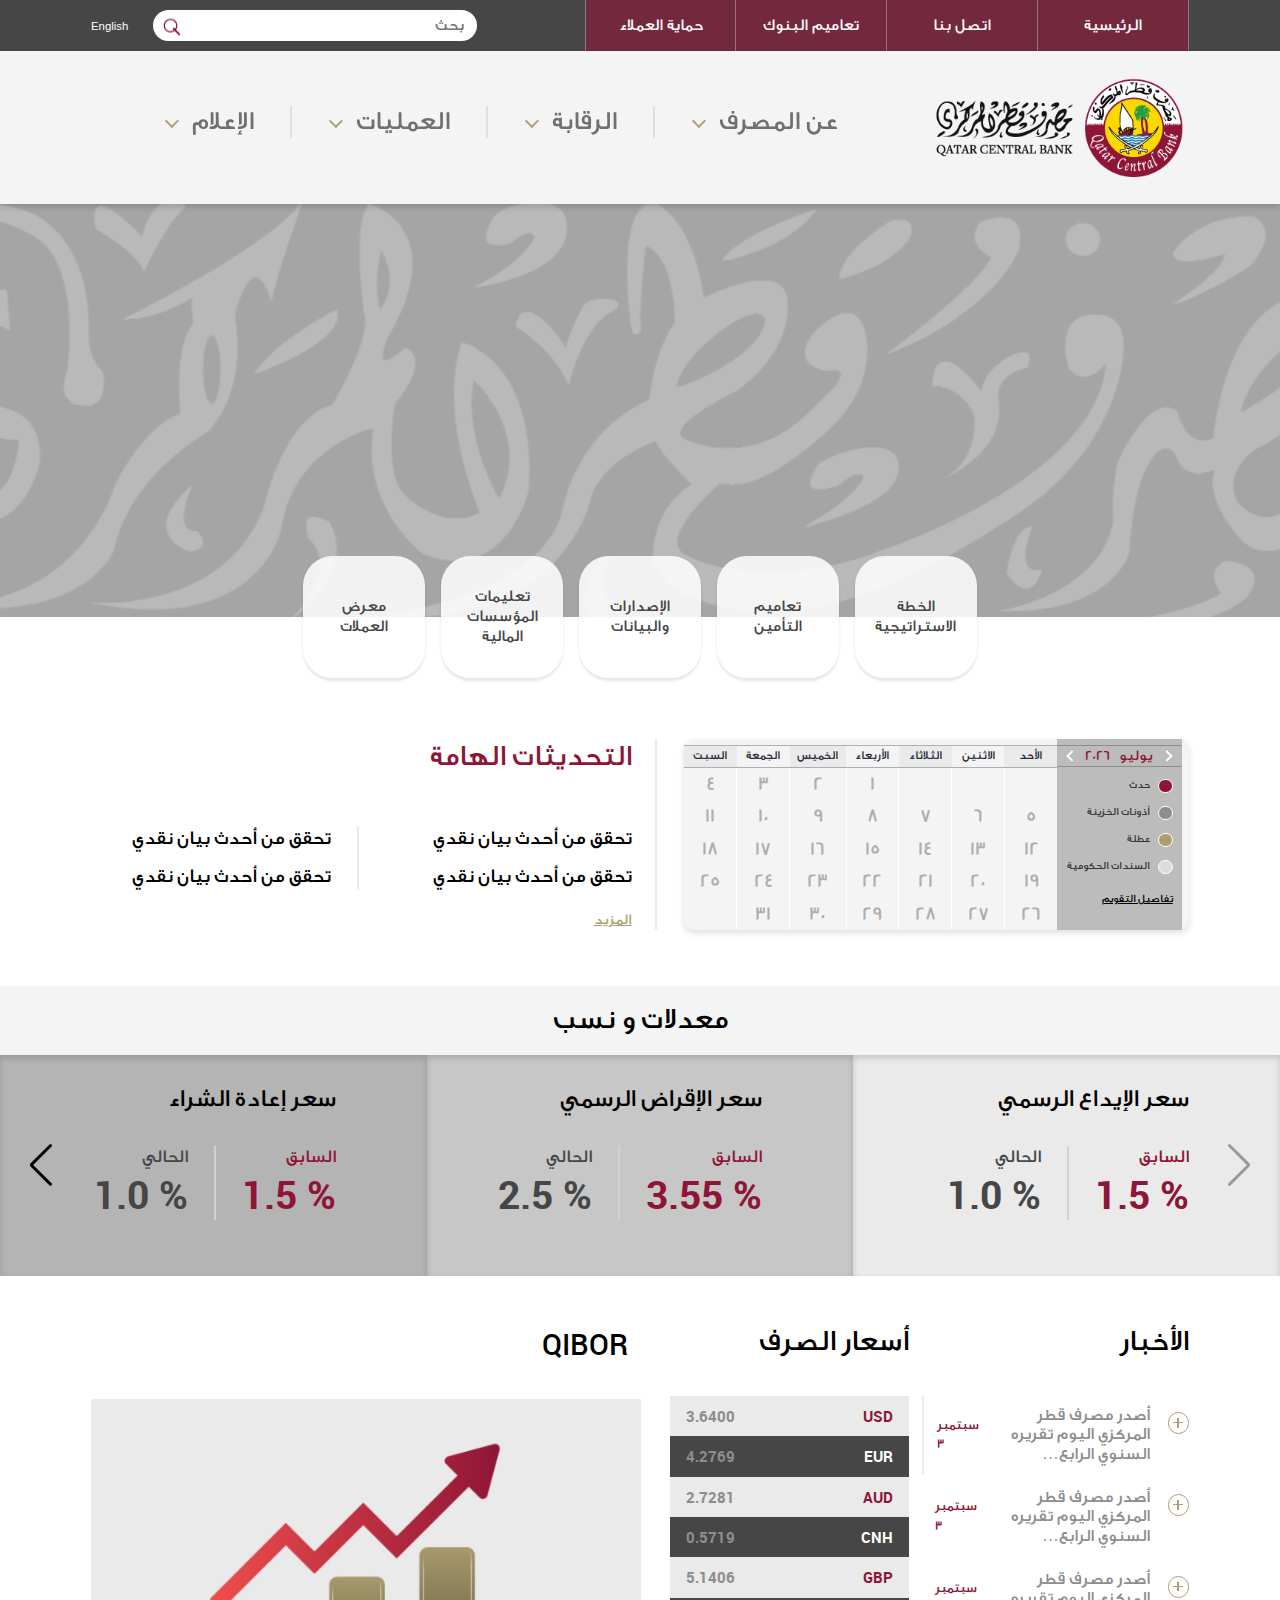
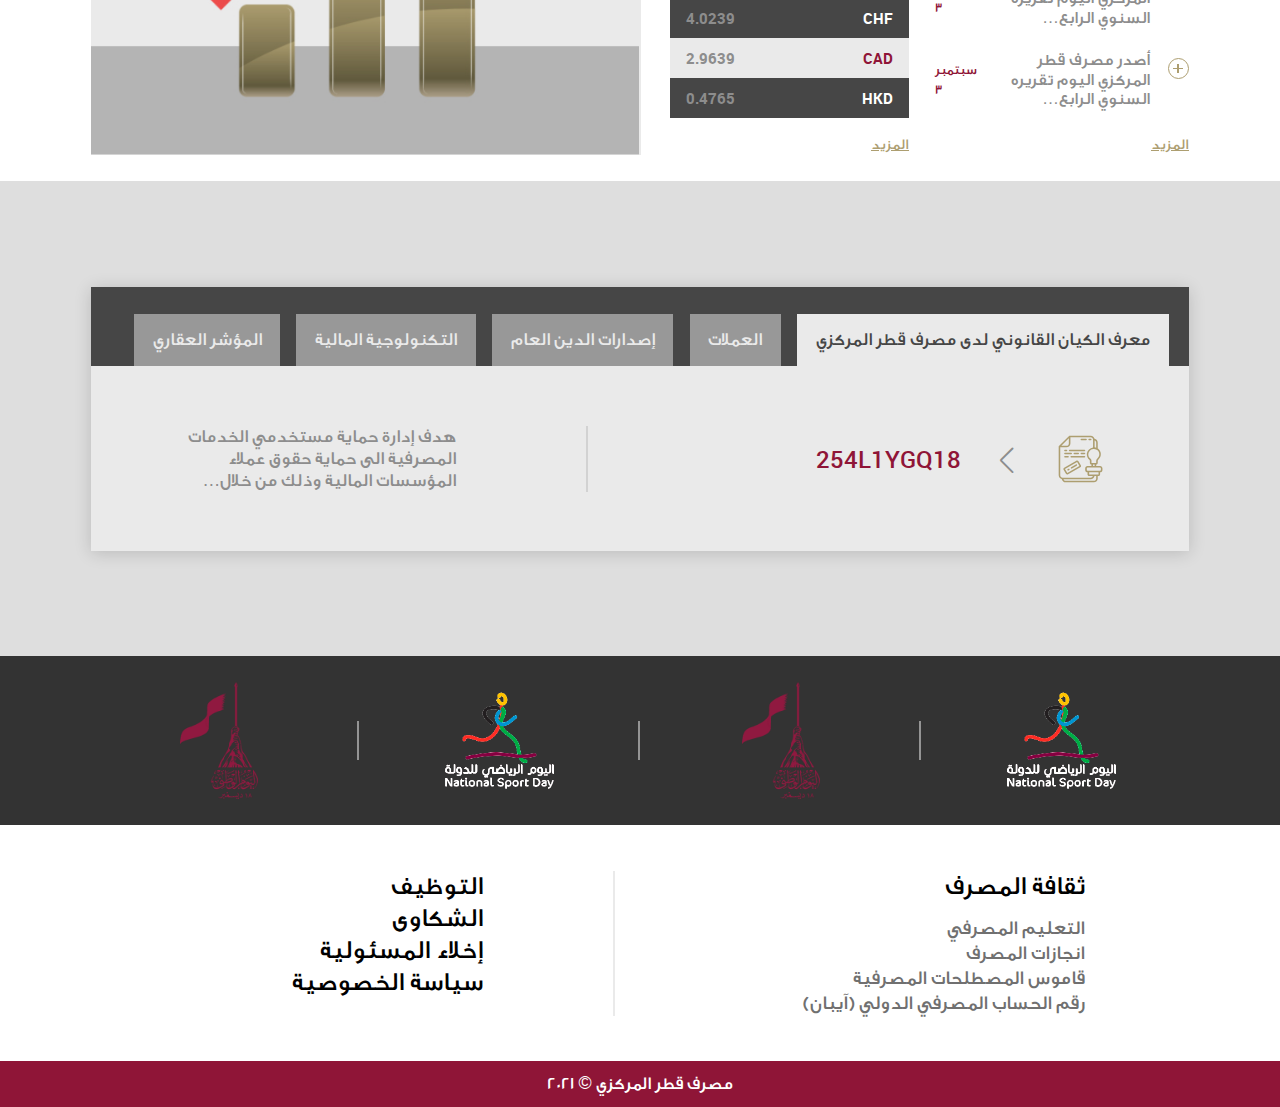
<file: index.html>
<!DOCTYPE html>
<html lang="en-US">

<head>
  <meta charset="utf-8"/>
  <title>QCB Home</title>
  <meta name="viewport" content="width=device-width, initial-scale=1"/>
  <link rel="shortcut icon" href="images/qcb.ico" type="image/x-icon">
  <link rel="icon" href="images/qcb.ico" type="image/x-icon">
  <link rel="stylesheet" href="css/scrollbar.css"/>
  <link rel="stylesheet" href="css/jquery-ui.min.css"/>
  <link rel="stylesheet" href="css/css.css"/>
  <script type="text/javascript" src="js/jquery.min.js"></script>
  <script type="text/javascript" src="js/jquery-ui.min.js"></script>
  <script type="text/javascript" src="js/scrollbar.js"></script>
  <script type="text/javascript" src="js/scripts.js"></script>
</head>

<body>

	<div class="header-top-section">
		<div class="header-top-links">
			<ul>
				<li><a href="#">الرئيسية</a></li>
				<li><a href="#">اتصل بنا</a></li>
				<li><a href="#">تعاميم البنوك</a></li>
				<li><a href="#">حماية العملاء</a></li>
			</ul>
		</div>
		<div class="header-top-search">
			<div class="search-section">
				<div class="search-box">
					<input type="text" name="searches" placeholder="بحث"/><a href="#" class="before-search"></a>
				</div>
				<div class="search-summary">
					<h4>النتائج (63)</h4>
					<div class="scrollbar-dynamic">
						<div><a href="#">قانون المصرف</a><p>د الاطلاع على الدستور, وعلى المرسوم بقانون رقم (1) لسنه 1966 بالإشراف والرقابة على شركات وكلاء التأمين , والقوانين المعدله له…</p></div>
						<div><a href="#">قانون الشركات التجارية</a><p>د الاطلاع على الدستور, وعلى المرسوم بقانون رقم (1) لسنه 1966 بالإشراف والرقابة على شركات وكلاء التأمين , والقوانين المعدله له…</p></div>
						<div><a href="#">قانون الصناديق الاستثمارية</a><p>د الاطلاع على الدستور, وعلى المرسوم بقانون رقم (1) لسنه 1966 بالإشراف والرقابة على شركات وكلاء التأمين , والقوانين المعدله له…</p></div>
						<div><a href="#">قانون المصرف</a><p>د الاطلاع على الدستور, وعلى المرسوم بقانون رقم (1) لسنه 1966 بالإشراف والرقابة على شركات وكلاء التأمين , والقوانين المعدله له…</p></div>
						<div><a href="#">قانون التجارة</a><p>د الاطلاع على الدستور, وعلى المرسوم بقانون رقم (1) لسنه 1966 بالإشراف والرقابة على شركات وكلاء التأمين , والقوانين المعدله له…</p></div>
						<div><a href="#">قانون المصرف</a><p>د الاطلاع على الدستور, وعلى المرسوم بقانون رقم (1) لسنه 1966 بالإشراف والرقابة على شركات وكلاء التأمين , والقوانين المعدله له…</p></div>
						<div><a href="#">قانون الشركات التجارية</a><p>د الاطلاع على الدستور, وعلى المرسوم بقانون رقم (1) لسنه 1966 بالإشراف والرقابة على شركات وكلاء التأمين , والقوانين المعدله له…</p></div>
						<div><a href="#">قانون الصناديق الاستثمارية</a><p>د الاطلاع على الدستور, وعلى المرسوم بقانون رقم (1) لسنه 1966 بالإشراف والرقابة على شركات وكلاء التأمين , والقوانين المعدله له…</p></div>
					</div>
				</div>
			</div>
			<div class="lang-section"><a href="#">English</a></div>
		</div>
	</div>
	
	<div class="header-bottom-section">
		<div class="logo-section"><a href="index.html"></a></div>
		<div class="menu-section">
			<div class="menu-inner">
				<ul>
					<li><a href="#">عن المصرف</a>
						<ul>
							<li><a href="sub1.html">نبذة عن المصرف</a></li>
							<li><a href="#">المحافظ</a></li>
							<li><a href="#">مجلس الإدارة</a></li>
							<li><a href="#">لجان المصرف</a></li>
							<li><a href="#">العلاقات الدولية</a></li>
						</ul>
					</li>
					<li><a href="#">الرقابة</a>
						<ul>
							<li><a href="sub2.html">القوانين</a></li>
							<li><a href="#">تعليمات للمؤسسات المالية</a></li>
							<li><a href="#">الإشراف والرقابة على المؤسسات المالية</a></li>
							<li><a href="#">حماية العملاء</a></li>
						</ul>
					</li>
					<li><a href="#">العمليات</a>
						<ul>
							<li><a href="#">هيكل السياسات</a></li>
							<li><a href="#">أدوات الدين العام</a></li>
							<li><a href="sub3.html">الاستقرار المالي</a></li>
						</ul>
					</li>
					<li><a href="#">الإعلام</a>
						<ul>
							<li><a href="sub4.html">الأخبار</a></li>
							<li><a href="#">الاصدارات والبيانات</a></li>
							<li><a href="#">الفعاليات</a></li>
							<li><a href="#">المركز الاعلامي</a></li>
						</ul>
					</li>
				</ul>
			</div>
			<button class="menu-responsive-button">Menu<span class="mnm0"></span><span class="mnm1"></span><span class="mnm2"></span></button>
		</div>
	</div>
	
	<div class="banners-section">
		<div class="img"></div>
	</div>

	<div class="main-links-section"><a href="#">الخطة الاستراتيجية</a><a href="#">تعاميم التأمين</a><a href="#">الإصدارات والبيانات</a><a href="#">تعليمات المؤسسات المالية</a><a href="#">معرض العملات</a></div>
	
	<div class="cal-upd-section">
		<div class="calendar-section ld">
			<div id="datepicker"></div>
			<div class="calendar-labels"><ul><li>حدث</li><li>أذونات الخزينة</li><li>عطلة</li><li>السندات الحكومية</li></ul><a href="#">تفاصيل التقويم</a></div>
			<div class="lds"><div><span>&nbsp;</span></div></div>
		</div>
		<div class="latest-updates-section">
			<h1 class="red">التحديثات الهامة</h1>
			<div class="latest-updates-inner">
				<a href="#">تحقق من أحدث بيان نقدي</a><a href="#">تحقق من أحدث بيان نقدي</a><a href="#">تحقق من أحدث بيان نقدي</a><a href="#">تحقق من أحدث بيان نقدي</a>
			</div>
			<div class="more-section"><a href="#">المزيد</a></div>
		</div>
	</div>
	
	<div class="stats-section">
		<h1>معدلات و نسب</h1>
		<div class="prices-section swiper ratesSwiper">
			<div class="swiper-wrapper">
				<div class="swiper-slide">
					<h2>سعر الإيداع الرسمي</h2>
					<div><span><label>السابق</label>1.5 %</span><span><label>الحالي</label>1.0 %</span></div>
				</div>
				<div class="swiper-slide">
					<h2>سعر الإقراض الرسمي</h2>
					<div><span><label>السابق</label>3.55 %</span><span><label>الحالي</label>2.5 %</span></div>
				</div>
				<div class="swiper-slide">
					<h2>سعر إعادة الشراء</h2>
					<div><span><label>السابق</label>1.5 %</span><span><label>الحالي</label>1.0 %</span></div>
				</div>
				<div class="swiper-slide">
					<h2>سعر الإقراض الرسمي</h2>
					<div><span><label>السابق</label>1.5 %</span><span><label>الحالي</label>1.0 %</span></div>
				</div>
				<div class="swiper-slide">
					<h2>سعر الإيداع الرسمي</h2>
					<div><span><label>السابق</label>1.5 %</span><span><label>الحالي</label>1.0 %</span></div>
				</div>
				<div class="swiper-slide">
					<h2>سعر إعادة الشراء</h2>
					<div><span><label>السابق</label>1.5 %</span><span><label>الحالي</label>1.0 %</span></div>
				</div>
			</div>
			<div class="swiper-button-next"></div>
			<div class="swiper-button-prev"></div>
		</div>
	</div>
	
	<div class="news-rates-section">
		<div class="news-section">
			<h1>الأخبار</h1>
			<div class="inner-news">
				<div class="news-item"><a href="#"><span>أصدر مصرف قطر المركزي اليوم تقريره السنوي الرابع… </span><span>سبتمبر 3</span></a></div>
				<div class="news-item"><a href="#"><span>أصدر مصرف قطر المركزي اليوم تقريره السنوي الرابع… </span><span>سبتمبر 3</span></a></div>
				<div class="news-item"><a href="#"><span>أصدر مصرف قطر المركزي اليوم تقريره السنوي الرابع… </span><span>سبتمبر 3</span></a></div>
				<div class="news-item"><a href="#"><span>أصدر مصرف قطر المركزي اليوم تقريره السنوي الرابع… </span><span>سبتمبر 3</span></a></div>
			</div>
			<div class="more-section"><a href="#">المزيد</a></div>
		</div>
		<div class="rates-section">
			<h1>أسعار الصرف</h1>
			<div class="inner-rates">
				<div><span>USD</span><span>3.6400</span></div>
				<div><span>EUR</span><span>4.2769</span></div>
				<div><span>AUD</span><span>2.7281</span></div>
				<div><span>CNH</span><span>0.5719</span></div>
				<div><span>GBP</span><span>5.1406</span></div>
				<div><span>CHF</span><span>4.0239</span></div>
				<div><span>CAD</span><span>2.9639</span></div>
				<div><span>HKD</span><span>0.4765</span></div>
			</div>
			<div class="more-section"><a href="#">المزيد</a></div>
		</div>
		<div class="graph-section"><h1>QIBOR</h1><div class="inner-graph"><img src="images/graph.jpg" alt=""/></div></div>
	</div>
	
	<div class="home-tabs-section">
		<div class="tabs-section">
			<div class="tabs-links"><a href="#" class="ac">معرف الكيان القانوني لدى مصرف قطر المركزي</a><a href="#">العملات</a><a href="#">إصدارات الدين العام</a><a href="#">التكنولوجية المالية</a><a href="#">المؤشر العقاري</a></div>
			<div class="tabs-content">
				<div class="tab-section ac tab1">
					<div class="tabs-inner">
						<div class="docs-section">
							<a href="#" class="doc-icon">254L1YGQ18</a>
							<a href="#">هدف إدارة حماية مستخدمي الخدمات المصرفية الى حماية حقوق عملاء المؤسسات المالية وذلك من خلال…</a>
						</div>
					</div>
				</div>
				<div class="tab-section tab2">
					<div class="tabs-inner">
						<div class="docs-section">
							<a href="#" class="doc-icon">254900PMALQ18</a>
							<a href="#">هدف إدارة حماية مستخدمي الخدمات المصرفية الى حماية حقوق عملاء المؤسسات المالية وذلك من خلال…</a>
						</div>
					</div>
				</div>
				<div class="tab-section tab3">
					<div class="tabs-inner">
						<div class="docs-section">
							<a href="#" class="doc-icon">254KJRL1YGQ18</a>
							<a href="#">هدف إدارة حماية مستخدمي الخدمات المصرفية الى حماية حقوق عملاء المؤسسات المالية وذلك من خلال…</a>
						</div>
						<div class="docs-section">
							<a href="#" class="doc-icon">2549RL1YGQ18</a>
							<a href="#">هدف إدارة حماية مستخدمي الخدمات المصرفية الى حماية حقوق عملاء المؤسسات المالية وذلك من خلال…</a>
						</div>
					</div>
				</div>
				<div class="tab-section tab4">
					<div class="tabs-inner">
						<div class="docs-section">
							<a href="#" class="doc-icon">254900PMALKJRL1YGQ18</a>
							<a href="#">هدف إدارة حماية مستخدمي الخدمات المصرفية الى حماية حقوق عملاء المؤسسات المالية وذلك من خلال…</a>
						</div>
					</div>
				</div>
				<div class="tab-section tab5">
					<div class="tabs-inner">
						<div class="docs-section">
							<a href="#" class="doc-icon">254900PMALKJRL1YGQ18</a>
							<a href="#">هدف إدارة حماية مستخدمي الخدمات المصرفية الى حماية حقوق عملاء المؤسسات المالية وذلك من خلال…</a>
						</div>
					</div>
				</div>
			</div>
		</div>
	</div>
	
	<div class="footer-section">
		<div class="footer-top-section">
			<div class="logos-section">
				<div class="swiper logosSwiper">
					<div class="swiper-wrapper">
						<div class="swiper-slide"><img src="images/ft1.png" alt="" /></div>
						<div class="swiper-slide"><img src="images/ft2.png" alt="" /></div>
						<div class="swiper-slide"><img src="images/ft1.png" alt="" /></div>
						<div class="swiper-slide"><img src="images/ft2.png" alt="" /></div>
					</div>
					<div class="swiper-button-next"></div>
					<div class="swiper-button-prev"></div>
				</div>
			</div>
		</div>
		<div class="footer-middle-section">
			<div>
				<ul>
					<li><a href="#">ثقافة المصرف</a>
						<ul>
							<li><a href="#">التعليم المصرفي</a></li><li><a href="#">انجازات المصرف</a></li><li><a href="#">قاموس المصطلحات المصرفية</a></li><li><a href="#">رقم الحساب المصرفي الدولي (آيبان)</a></li>
						</ul>
					</li>
				</ul>
			</div>
			<div>
				<ul><li><a href="#">التوظيف</a></li><li><a href="#">الشكاوى</a></li><li><a href="#">إخلاء المسئولية</a></li><li><a href="#">سياسة الخصوصية</a></li></ul>
			</div>
		</div>
		<div class="fotter-bottom-section">مصرف قطر المركزي &copy; 2021</div>
	</div>
	
	<link rel="stylesheet" href="css/swiper-bundle.min.css"/>
	<script src="js/swiper-bundle.min.js"></script>
	<script type="text/javascript">
		const ratesSwiper = new Swiper(".ratesSwiper", {slidesPerView:3,navigation:{nextEl:".swiper-button-next",prevEl:".swiper-button-prev",}, breakpoints:{1050:{slidesPerView:3},800:{slidesPerView:2},100:{slidesPerView:1}}});
		const logosSwiper = new Swiper(".logosSwiper", {slidesPerView:4,navigation:{nextEl:".swiper-button-next",prevEl:".swiper-button-prev",}, breakpoints:{1050:{slidesPerView:4},800:{slidesPerView:2},100:{slidesPerView:1}}});
	</script>
	
	<script type="text/javascript">
		var type1Dates = ['03/01/2022','06/01/2022'];
		var type2Dates = ['08/01/2022','11/01/2022'];
		var type3Dates = ['13/01/2022','15/01/2022'];
		var type4Dates = ['23/01/2022','26/01/2022'];
		function getEvents(date)
		{
			var string = $.datepicker.formatDate('dd/mm/yy', date);
			var typeClass='';
			if(type1Dates.indexOf(string)!=-1){typeClass = 'cal-type1';}
			else if(type2Dates.indexOf(string)!=-1){ typeClass = 'cal-type2';}
			else if(type3Dates.indexOf(string)!=-1){ typeClass = 'cal-type3';}
			else if(type4Dates.indexOf(string)!=-1){ typeClass = 'cal-type4';}
			return [(type1Dates.indexOf(string)!=-1 || type2Dates.indexOf(string)!=-1 || type3Dates.indexOf(string)!=-1 || type4Dates.indexOf(string)!=-1)?true:false, typeClass];
		}
		$(document).ready(function(){
			$('#datepicker').datepicker({
					closeText: "إغلاق",
					prevText: "&#x3C;السابق",
					nextText: "التالي&#x3E;",
					currentText: "اليوم",
					monthNames: [ "يناير", "فبراير", "مارس", "أبريل", "مايو", "يونيو","يوليو", "أغسطس", "سبتمبر", "أكتوبر", "نوفمبر", "ديسمبر" ],
					monthNamesShort: [ "1", "2", "3", "4", "5", "6", "7", "8", "9", "10", "11", "12" ],
					dayNames: [ "الأحد", "الاثنين", "الثلاثاء", "الأربعاء", "الخميس", "الجمعة", "السبت" ],
					dayNamesShort: [ "الأحد", "الاثنين", "الثلاثاء", "الأربعاء", "الخميس", "الجمعة", "السبت" ],
					dayNamesMin: [ "الأحد", "الاثنين", "الثلاثاء", "الأربعاء", "الخميس", "الجمعة", "السبت" ],
					weekHeader: "أسبوع",
					dateFormat: "dd/mm/yy",
					firstDay: 0,
					isRTL: true,
					showMonthAfterYear: false,
					yearSuffix: "",
					beforeShowDay: getEvents,
					onSelect:function(dateText){
						$('.calendar-section.ld').addClass('ac');
						console.log(dateText);
						setTimeout("$('.calendar-section.ld').removeClass('ac');",2000);
						//ajax request goes here after clicking the date and content should be changed
					}
			});
		});
	</script>
</body>
</html>
</file>
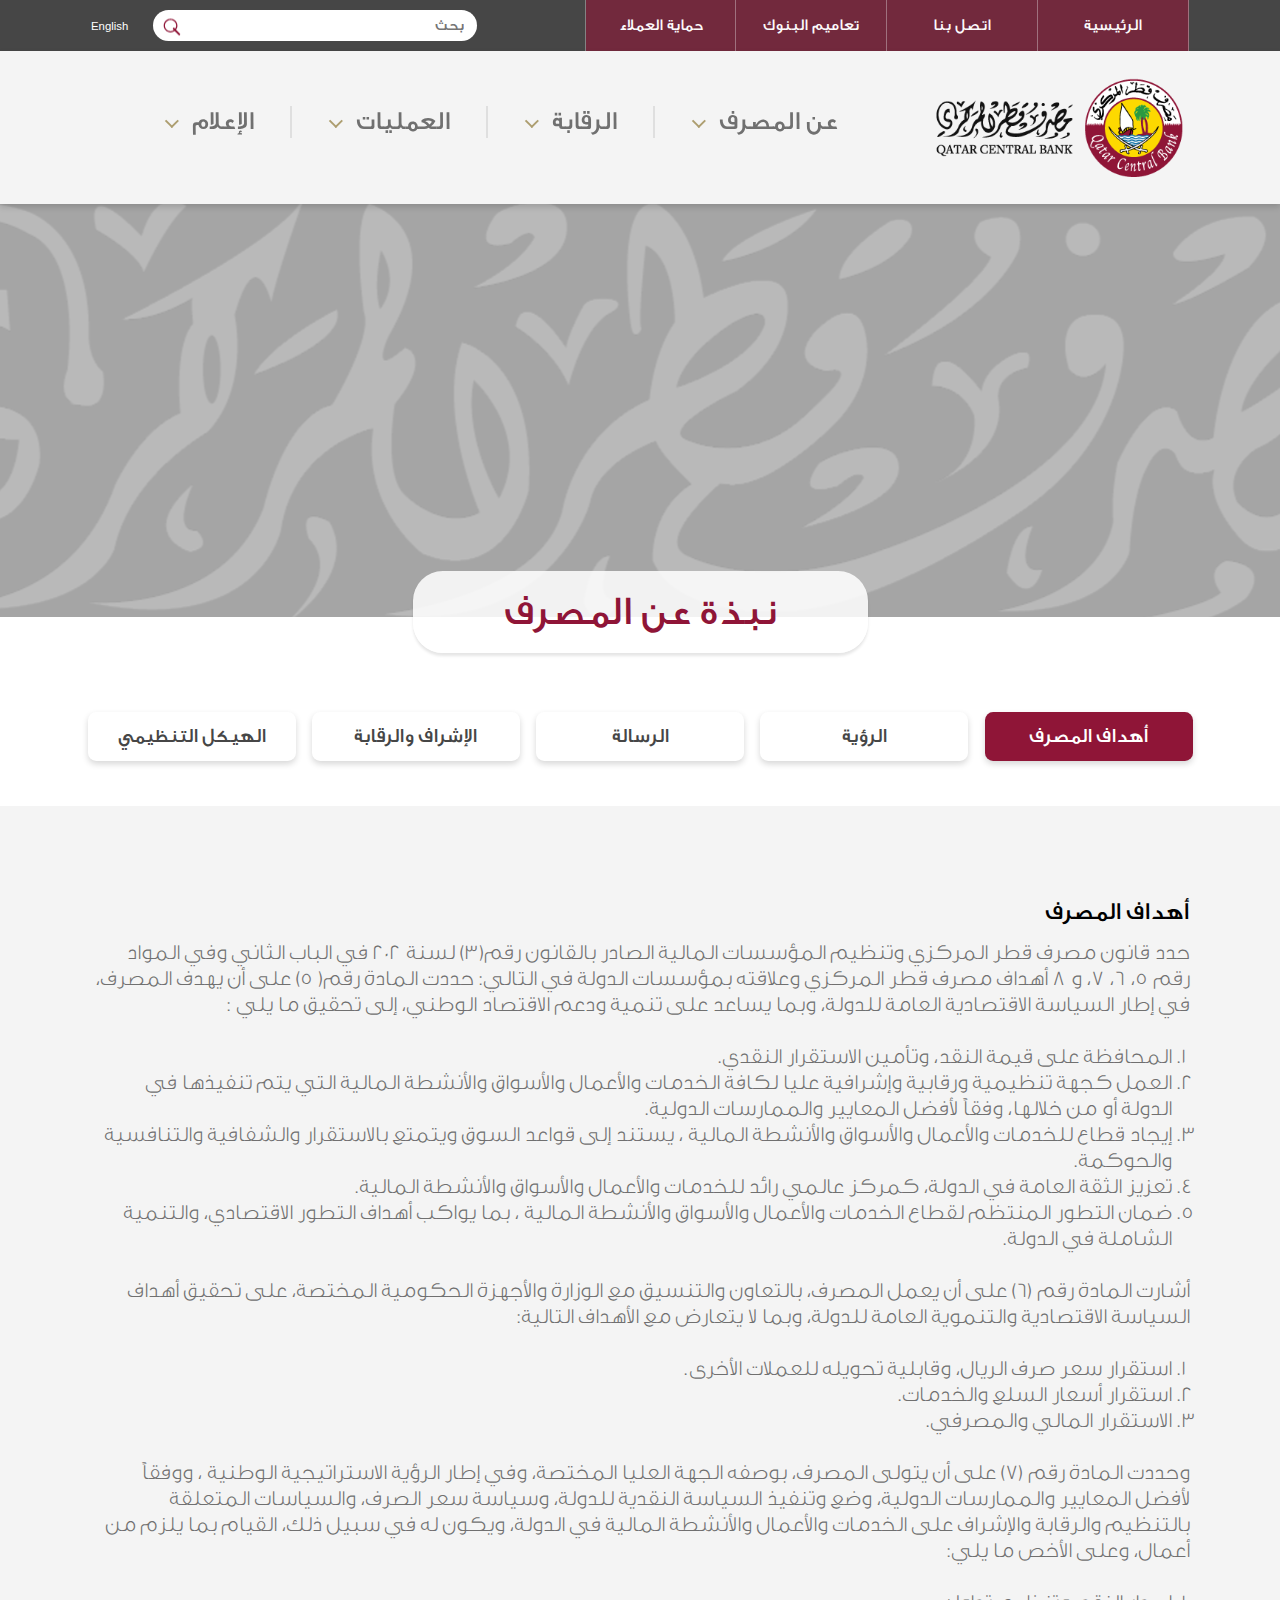
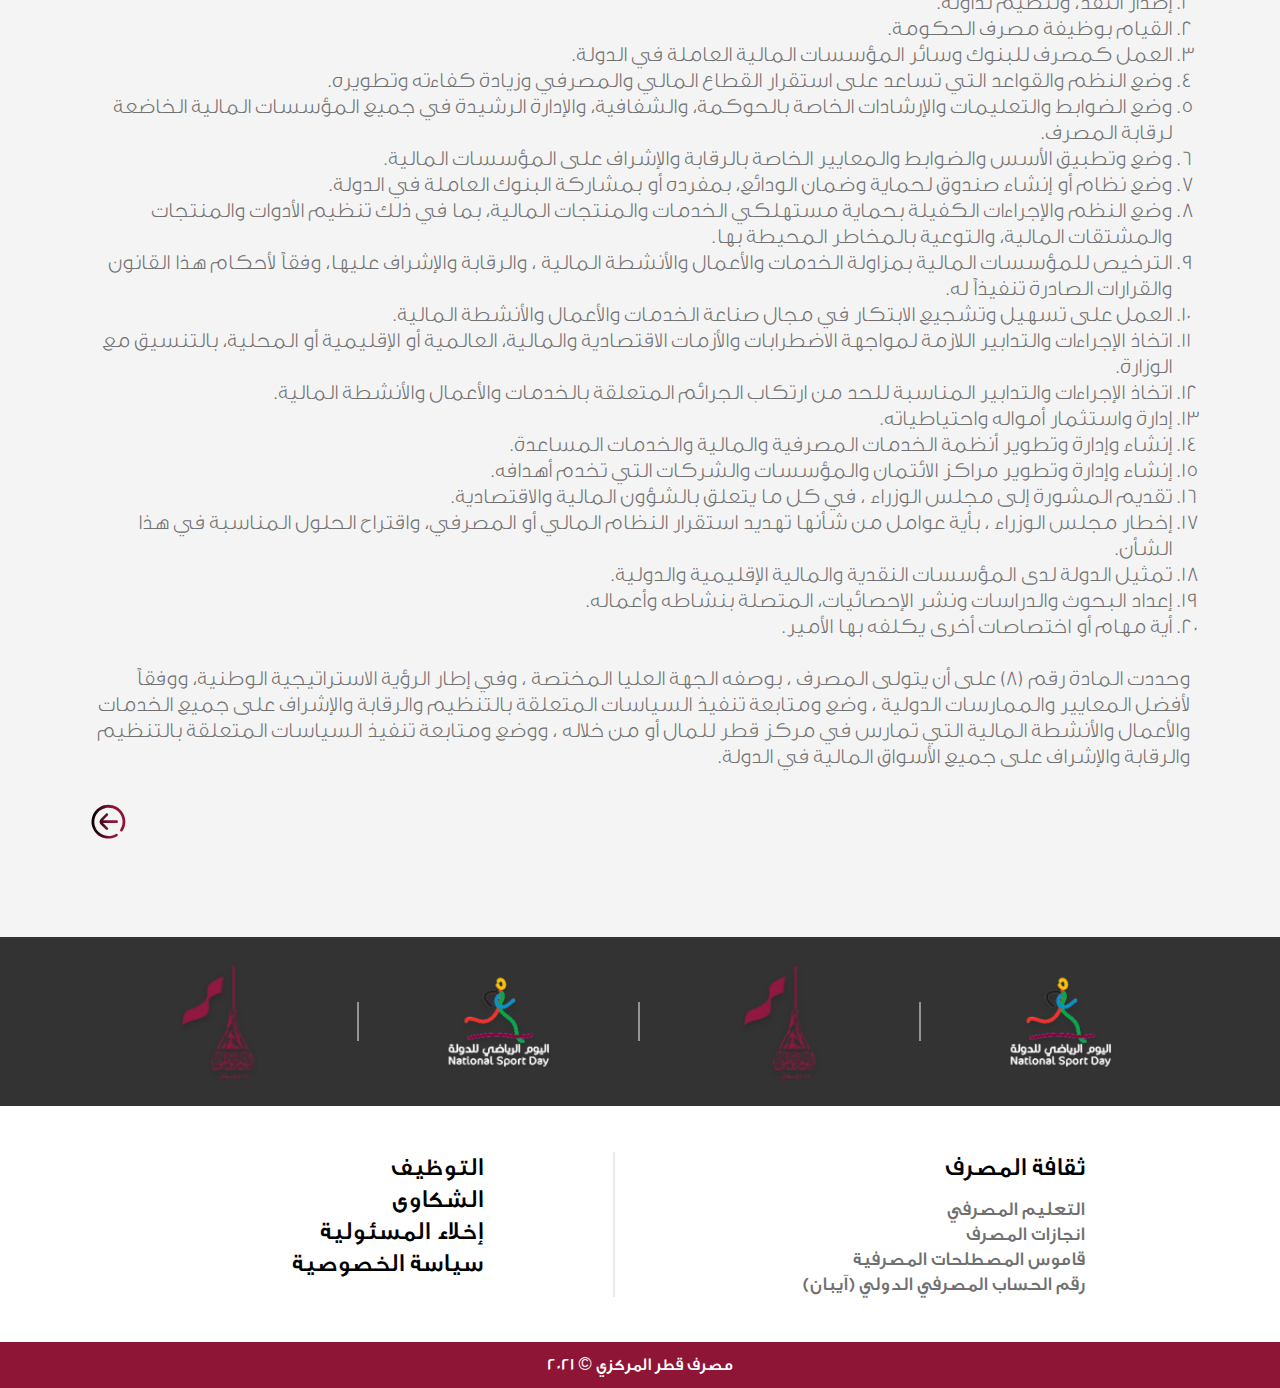
<file: sub1.html>
<!DOCTYPE html>
<html lang="en-US">

<head>
  <meta charset="utf-8"/>
  <title>QCB Sub1</title>
  <meta name="viewport" content="width=device-width, initial-scale=1"/>
  <link rel="shortcut icon" href="images/qcb.ico" type="image/x-icon">
  <link rel="icon" href="images/qcb.ico" type="image/x-icon">
  <link rel="stylesheet" href="css/scrollbar.css"/>
  <link rel="stylesheet" href="css/css.css"/>
  <script type="text/javascript" src="js/jquery.min.js"></script>
  <script type="text/javascript" src="js/scrollbar.js"></script>
  <script src="js/scripts.js"></script>
</head>

<body>

	<div class="header-top-section">
		<div class="header-top-links">
			<ul>
				<li><a href="#">الرئيسية</a></li>
				<li><a href="#">اتصل بنا</a></li>
				<li><a href="#">تعاميم البنوك</a></li>
				<li><a href="#">حماية العملاء</a></li>
			</ul>
		</div>
		<div class="header-top-search">
			<div class="search-section">
				<div class="search-box">
					<input type="text" name="searches" placeholder="بحث"/><a href="#" class="before-search"></a>
				</div>
				<div class="search-summary">
					<h4>النتائج (63)</h4>
					<div class="scrollbar-dynamic">
						<div><a href="#">قانون المصرف</a><p>د الاطلاع على الدستور, وعلى المرسوم بقانون رقم (1) لسنه 1966 بالإشراف والرقابة على شركات وكلاء التأمين , والقوانين المعدله له…</p></div>
						<div><a href="#">قانون الشركات التجارية</a><p>د الاطلاع على الدستور, وعلى المرسوم بقانون رقم (1) لسنه 1966 بالإشراف والرقابة على شركات وكلاء التأمين , والقوانين المعدله له…</p></div>
						<div><a href="#">قانون الصناديق الاستثمارية</a><p>د الاطلاع على الدستور, وعلى المرسوم بقانون رقم (1) لسنه 1966 بالإشراف والرقابة على شركات وكلاء التأمين , والقوانين المعدله له…</p></div>
						<div><a href="#">قانون المصرف</a><p>د الاطلاع على الدستور, وعلى المرسوم بقانون رقم (1) لسنه 1966 بالإشراف والرقابة على شركات وكلاء التأمين , والقوانين المعدله له…</p></div>
						<div><a href="#">قانون التجارة</a><p>د الاطلاع على الدستور, وعلى المرسوم بقانون رقم (1) لسنه 1966 بالإشراف والرقابة على شركات وكلاء التأمين , والقوانين المعدله له…</p></div>
						<div><a href="#">قانون المصرف</a><p>د الاطلاع على الدستور, وعلى المرسوم بقانون رقم (1) لسنه 1966 بالإشراف والرقابة على شركات وكلاء التأمين , والقوانين المعدله له…</p></div>
						<div><a href="#">قانون الشركات التجارية</a><p>د الاطلاع على الدستور, وعلى المرسوم بقانون رقم (1) لسنه 1966 بالإشراف والرقابة على شركات وكلاء التأمين , والقوانين المعدله له…</p></div>
						<div><a href="#">قانون الصناديق الاستثمارية</a><p>د الاطلاع على الدستور, وعلى المرسوم بقانون رقم (1) لسنه 1966 بالإشراف والرقابة على شركات وكلاء التأمين , والقوانين المعدله له…</p></div>
					</div>
				</div>
			</div>
			<div class="lang-section"><a href="#">English</a></div>
		</div>
	</div>
	
		<div class="header-bottom-section">
		<div class="logo-section"><a href="index.html"></a></div>
		<div class="menu-section">
			<div class="menu-inner">
				<ul>
					<li><a href="#">عن المصرف</a>
						<ul>
							<li><a href="sub1.html">نبذة عن المصرف</a></li>
							<li><a href="#">المحافظ</a></li>
							<li><a href="#">مجلس الإدارة</a></li>
							<li><a href="#">لجان المصرف</a></li>
							<li><a href="#">العلاقات الدولية</a></li>
						</ul>
					</li>
					<li><a href="#">الرقابة</a>
						<ul>
							<li><a href="sub2.html">القوانين</a></li>
							<li><a href="#">تعليمات للمؤسسات المالية</a></li>
							<li><a href="#">الإشراف والرقابة على المؤسسات المالية</a></li>
							<li><a href="#">حماية العملاء</a></li>
						</ul>
					</li>
					<li><a href="#">العمليات</a>
						<ul>
							<li><a href="#">هيكل السياسات</a></li>
							<li><a href="#">أدوات الدين العام</a></li>
							<li><a href="sub3.html">الاستقرار المالي</a></li>
						</ul>
					</li>
					<li><a href="#">الإعلام</a>
						<ul>
							<li><a href="sub4.html">الأخبار</a></li>
							<li><a href="#">الاصدارات والبيانات</a></li>
							<li><a href="#">الفعاليات</a></li>
							<li><a href="#">المركز الاعلامي</a></li>
						</ul>
					</li>
				</ul>
			</div>
			<button class="menu-responsive-button">Menu<span class="mnm0"></span><span class="mnm1"></span><span class="mnm2"></span></button>
		</div>
	</div>
	
	<div class="banners-section">
		<div class="img"></div>
	</div>

	<div class="main-links-section page-title"><h1>نبذة عن المصرف</h1></div>
	
	<div class="page-links"><a href="#" class="ac">أهداف المصرف</a><a href="#">الرؤية</a><a href="#">الرسالة</a><a href="#">الإشراف والرقابة</a><a href="#">الهيكل التنظيمي</a></div>
	<div class="page-content align-content">
		<h2>أهداف المصرف</h2>
		<p>حدد قانون مصرف قطر المركزي وتنظيم المؤسسات المالية الصادر بالقانون رقم(3) لسنة 202 في الباب الثاني  وفي المواد رقم 5، 6، 7،  و 8  أهداف مصرف قطر المركزي وعلاقته بمؤسسات الدولة  في التالي: حددت المادة رقم( 5) على أن يهدف المصرف، في إطار السياسة الاقتصادية العامة للدولة، وبما يساعد على تنمية ودعم الاقتصاد الوطني، إلى تحقيق ما يلي :</p>
		<ul>
		<li>المحافظة على قيمة النقد، وتأمين الاستقرار النقدي.</li>
		<li>العمل كجهة تنظيمية ورقابية وإشرافية عليا لكافة الخدمات والأعمال والأسواق والأنشطة المالية التي يتم تنفيذها في الدولة أو من خلالها، وفقاً لأفضل المعايير والممارسات الدولية.</li>
		<li>إيجاد قطاع للخدمات والأعمال والأسواق والأنشطة المالية ، يستند إلى قواعد السوق ويتمتع بالاستقرار والشفافية والتنافسية والحوكمة.</li>
		<li>تعزيز الثقة العامة في الدولة، كمركز عالمي رائد للخدمات والأعمال والأسواق والأنشطة المالية.</li>
		<li>ضمان التطور المنتظم لقطاع الخدمات والأعمال والأسواق والأنشطة المالية ، بما يواكب أهداف التطور الاقتصادي، والتنمية الشاملة في الدولة.</li>
		</ul>
		<p>أشارت المادة رقم (6) على أن يعمل المصرف، بالتعاون والتنسيق مع الوزارة والأجهزة الحكومية المختصة، على تحقيق أهداف السياسة الاقتصادية والتنموية العامة للدولة، وبما لا يتعارض مع الأهداف التالية:</p>
		<ul>
		<li>استقرار سعر صرف الريال، وقابلية تحويله للعملات الأخرى.</li>
		<li>استقرار أسعار السلع والخدمات.</li>
		<li>الاستقرار المالي والمصرفي.</li>
		</ul>
		<p>وحددت المادة رقم (7) على أن يتولى المصرف، بوصفه الجهة العليا المختصة، وفي إطار الرؤية الاستراتيجية الوطنية ، ووفقاً لأفضل المعايير والممارسات الدولية، وضع وتنفيذ السياسة النقدية للدولة، وسياسة سعر الصرف، والسياسات المتعلقة بالتنظيم والرقابة والإشراف على الخدمات والأعمال والأنشطة المالية في الدولة، ويكون له في سبيل ذلك، القيام بما يلزم من أعمال، وعلى الأخص ما يلي:</p>
		<ul>
		<li>إصدار النقد، وتنظيم تداوله.</li>
		<li>القيام بوظيفة مصرف الحكومة.</li>
		<li>العمل كمصرف للبنوك وسائر المؤسسات المالية العاملة في الدولة.</li>
		<li>وضع النظم والقواعد التي تساعد على استقرار القطاع المالي والمصرفي وزيادة كفاءته وتطويره.</li>
		<li>وضع الضوابط والتعليمات والإرشادات الخاصة بالحوكمة، والشفافية، والإدارة الرشيدة في جميع المؤسسات المالية الخاضعة لرقابة المصرف.</li>
		<li>وضع وتطبيق الأسس والضوابط والمعايير الخاصة بالرقابة والإشراف على المؤسسات المالية.</li>
		<li>وضع نظام أو إنشاء صندوق لحماية وضمان الودائع، بمفرده أو بمشاركة البنوك العاملة في الدولة.</li>
		<li>وضع النظم والإجراءات الكفيلة بحماية مستهلكي الخدمات والمنتجات المالية، بما في ذلك تنظيم الأدوات والمنتجات والمشتقات المالية، والتوعية بالمخاطر المحيطة بها.</li>
		<li>الترخيص للمؤسسات المالية بمزاولة الخدمات والأعمال والأنشطة المالية ، والرقابة والإشراف عليها، وفقاً لأحكام هذا القانون والقرارات الصادرة تنفيذاً له.</li>
		<li>العمل على تسهيل وتشجيع الابتكار في مجال صناعة الخدمات والأعمال والأنشطة المالية.</li>
		<li>اتخاذ الإجراءات والتدابير اللازمة لمواجهة الاضطرابات والأزمات الاقتصادية والمالية، العالمية أو الإقليمية أو المحلية، بالتنسيق مع الوزارة.</li>
		<li>اتخاذ الإجراءات والتدابير المناسبة للحد من ارتكاب الجرائم المتعلقة بالخدمات والأعمال والأنشطة المالية.</li>
		<li>إدارة واستثمار أمواله واحتياطياته.</li>
		<li>إنشاء وإدارة وتطوير أنظمة الخدمات المصرفية والمالية والخدمات المساعدة.</li>
		<li>إنشاء وإدارة وتطوير مراكز الائتمان والمؤسسات والشركات التي تخدم أهدافه.</li>
		<li>تقديم المشورة إلى مجلس الوزراء ، في كل ما يتعلق بالشؤون المالية والاقتصادية.</li>
		<li>إخطار مجلس الوزراء ، بأية عوامل من شأنها تهديد استقرار النظام المالي أو المصرفي، واقتراح الحلول المناسبة في هذا الشأن.</li>
		<li>تمثيل الدولة لدى المؤسسات النقدية والمالية الإقليمية والدولية.</li>
		<li>إعداد البحوث والدراسات ونشر الإحصائيات، المتصلة بنشاطه وأعماله.</li>
		<li>أية مهام أو اختصاصات أخرى يكلفه بها الأمير.</li>
		</ul>
		<p>وحددت المادة رقم (8) على أن  يتولى المصرف ، بوصفه الجهة العليا المختصة ، وفي إطار الرؤية الاستراتيجية الوطنية، ووفقاً لأفضل المعايير والممارسات الدولية ، وضع ومتابعة تنفيذ السياسات المتعلقة بالتنظيم والرقابة والإشراف على جميع الخدمات والأعمال والأنشطة المالية التي تمارس في مركز قطر للمال أو من خلاله ، ووضع ومتابعة تنفيذ السياسات المتعلقة بالتنظيم والرقابة والإشراف على جميع الأسواق المالية في الدولة.</p>
		<a class="next-item" href="sub2.html" title="التالي"></a>
	</div>
	
	<div class="footer-section">
		<div class="footer-top-section">
			<div class="logos-section">
				<div class="swiper logosSwiper">
					<div class="swiper-wrapper">
						<div class="swiper-slide"><img src="images/ft1.jpg" alt="" /></div>
						<div class="swiper-slide"><img src="images/ft2.jpg" alt="" /></div>
						<div class="swiper-slide"><img src="images/ft1.jpg" alt="" /></div>
						<div class="swiper-slide"><img src="images/ft2.jpg" alt="" /></div>
					</div>
					<div class="swiper-button-next"></div>
					<div class="swiper-button-prev"></div>
				</div>
			</div>
		</div>
		<div class="footer-middle-section">
			<div>
				<ul>
					<li><a href="#">ثقافة المصرف</a>
						<ul>
							<li><a href="#">التعليم المصرفي</a></li><li><a href="#">انجازات المصرف</a></li><li><a href="#">قاموس المصطلحات المصرفية</a></li><li><a href="#">رقم الحساب المصرفي الدولي (آيبان)</a></li>
						</ul>
					</li>
				</ul>
			</div>
			<div>
				<ul><li><a href="#">التوظيف</a></li><li><a href="#">الشكاوى</a></li><li><a href="#">إخلاء المسئولية</a></li><li><a href="#">سياسة الخصوصية</a></li></ul>
			</div>
		</div>
		<div class="fotter-bottom-section">مصرف قطر المركزي &copy; 2021</div>
	</div>
	<link rel="stylesheet" href="css/swiper-bundle.min.css"/>
	<script src="js/swiper-bundle.min.js"></script>
	<script type="text/javascript">
		const logosSwiper = new Swiper(".logosSwiper", {slidesPerView:4,navigation:{nextEl:".swiper-button-next",prevEl:".swiper-button-prev",}, breakpoints:{1050:{slidesPerView:4},800:{slidesPerView:2},100:{slidesPerView:1}}});
	</script>
</body>
</html>
</file>
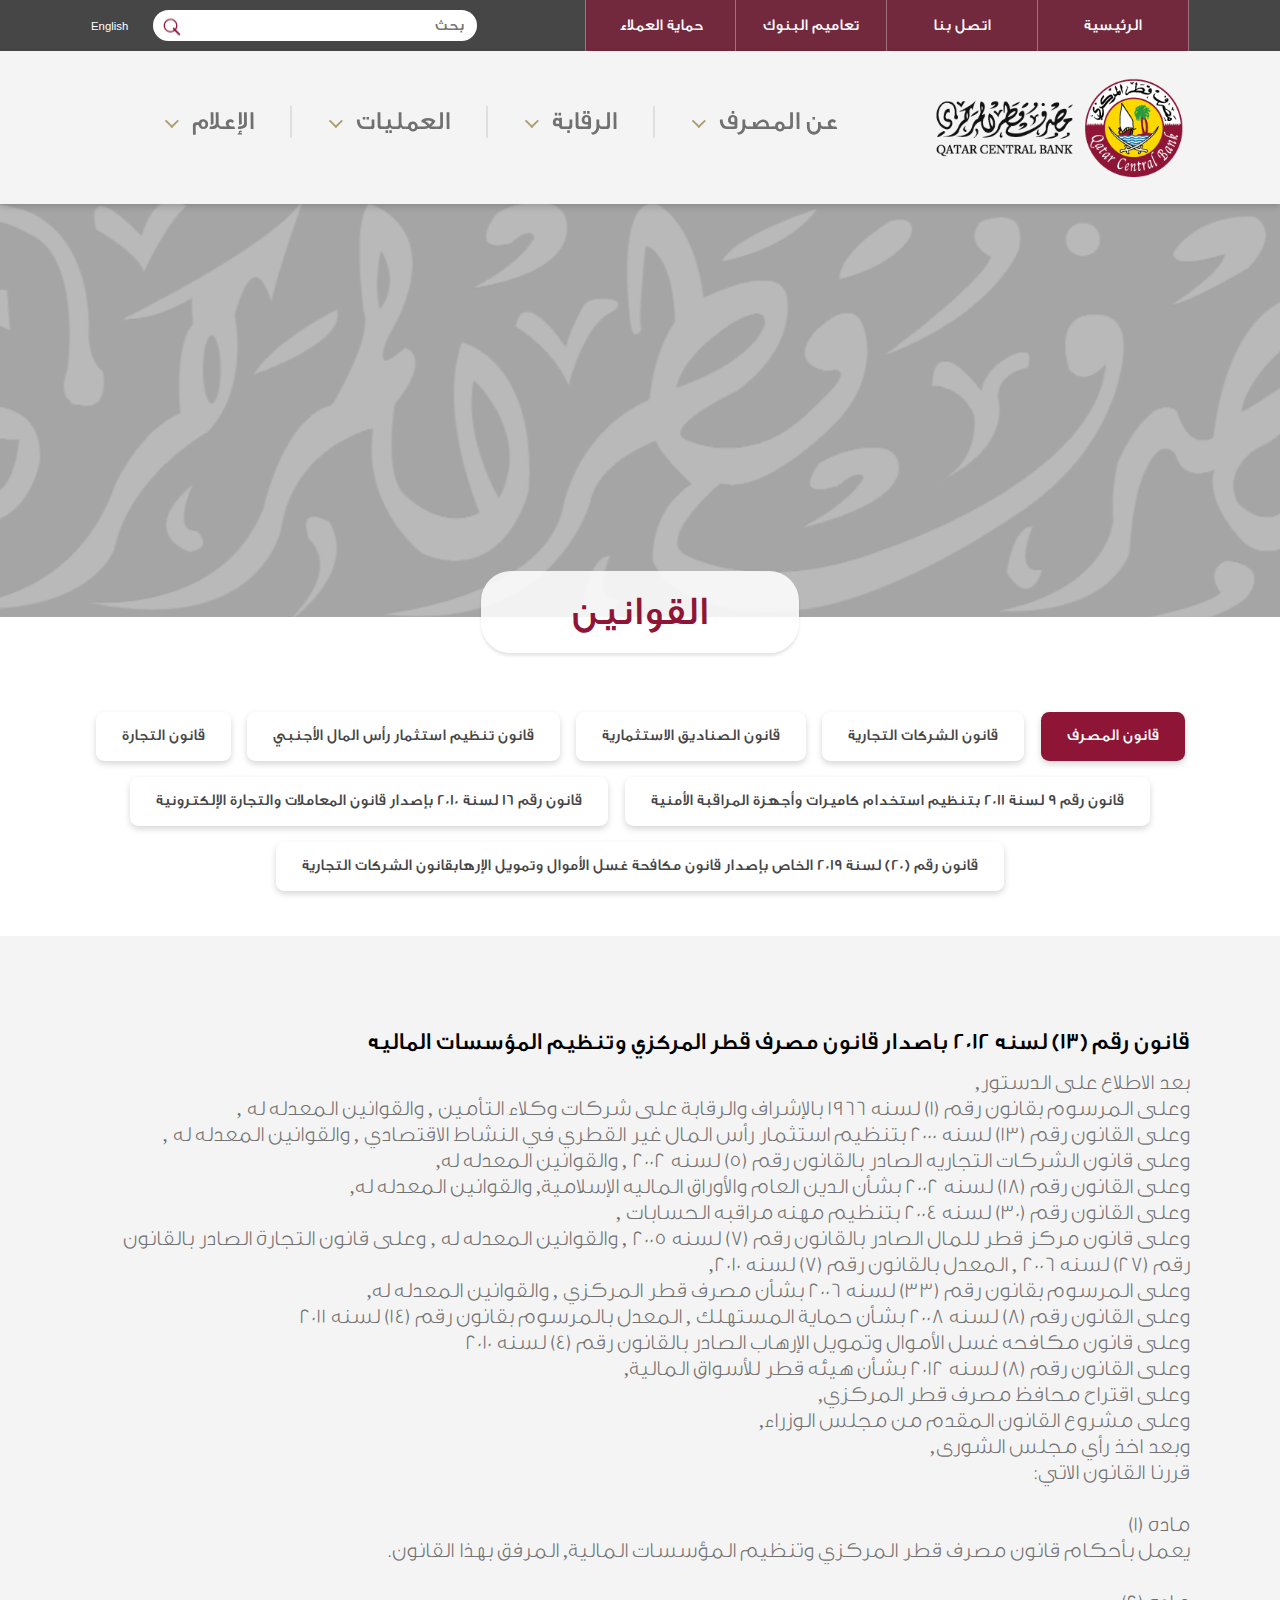
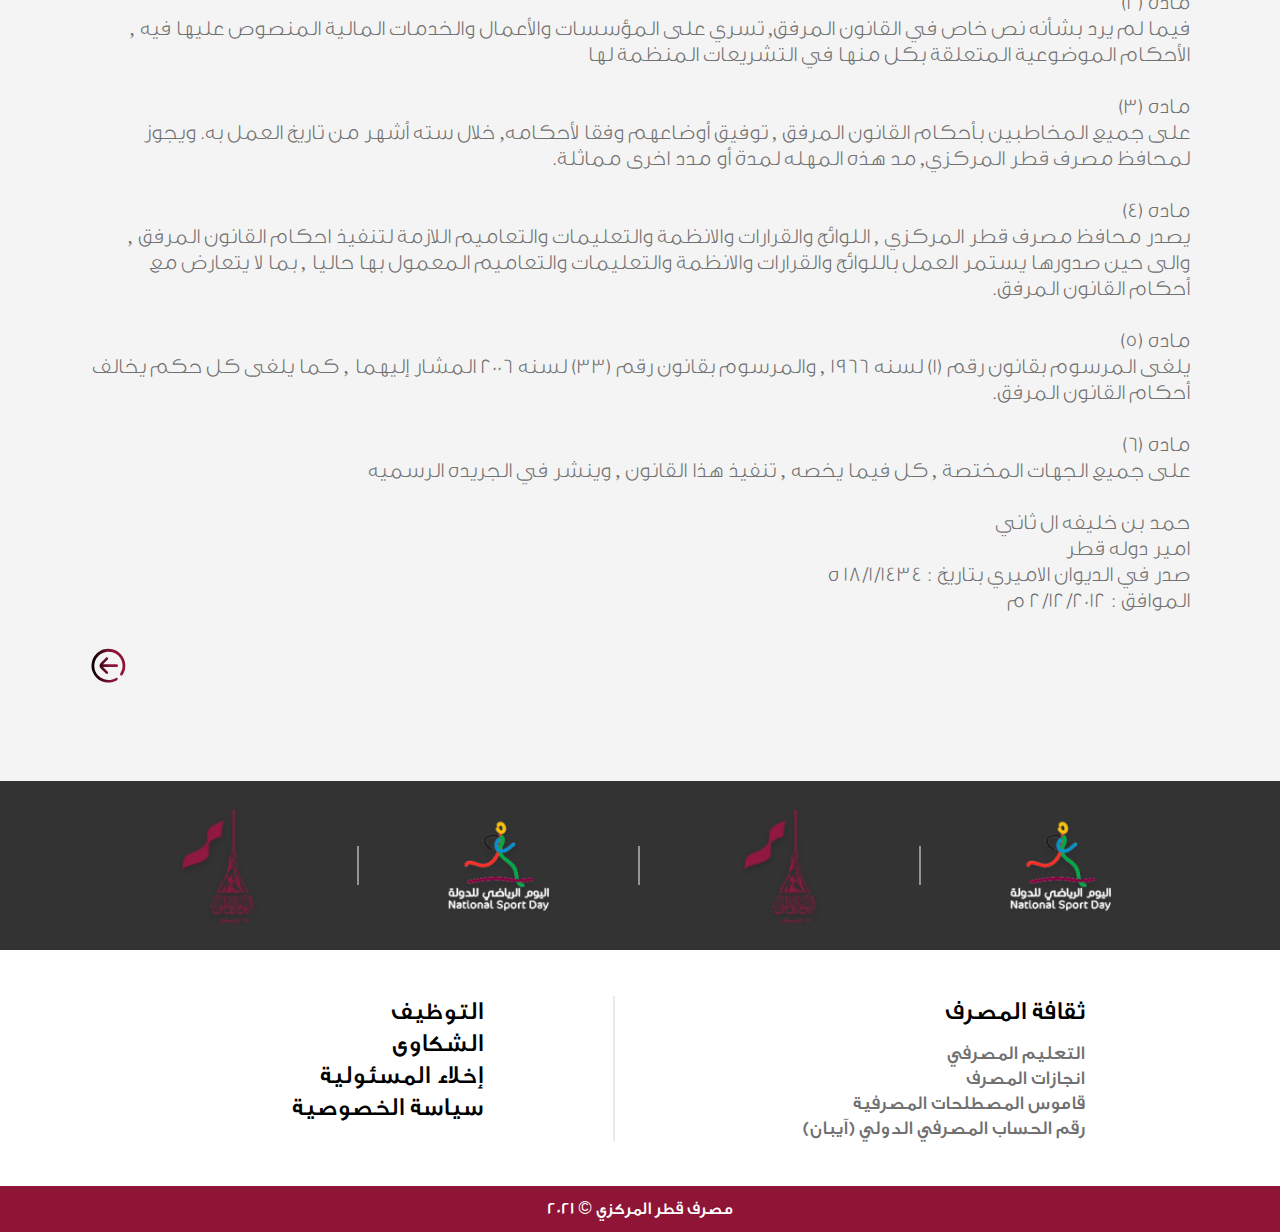
<file: sub2.html>
<!DOCTYPE html>
<html lang="en-US">

<head>
  <meta charset="utf-8"/>
  <title>QCB Sub 2</title>
  <meta name="viewport" content="width=device-width, initial-scale=1"/>
  <link rel="shortcut icon" href="images/qcb.ico" type="image/x-icon">
  <link rel="icon" href="images/qcb.ico" type="image/x-icon">
  <link rel="stylesheet" href="css/scrollbar.css"/>
  <link rel="stylesheet" href="css/css.css"/>
  <script type="text/javascript" src="js/jquery.min.js"></script>
  <script type="text/javascript" src="js/scrollbar.js"></script>
  <script src="js/scripts.js"></script>
</head>

<body>

	<div class="header-top-section">
		<div class="header-top-links">
			<ul>
				<li><a href="#">الرئيسية</a></li>
				<li><a href="#">اتصل بنا</a></li>
				<li><a href="#">تعاميم البنوك</a></li>
				<li><a href="#">حماية العملاء</a></li>
			</ul>
		</div>
		<div class="header-top-search">
			<div class="search-section">
				<div class="search-box">
					<input type="text" name="searches" placeholder="بحث"/><a href="#" class="before-search"></a>
				</div>
				<div class="search-summary">
					<h4>النتائج (63)</h4>
					<div class="scrollbar-dynamic">
						<div><a href="#">قانون المصرف</a><p>د الاطلاع على الدستور, وعلى المرسوم بقانون رقم (1) لسنه 1966 بالإشراف والرقابة على شركات وكلاء التأمين , والقوانين المعدله له…</p></div>
						<div><a href="#">قانون الشركات التجارية</a><p>د الاطلاع على الدستور, وعلى المرسوم بقانون رقم (1) لسنه 1966 بالإشراف والرقابة على شركات وكلاء التأمين , والقوانين المعدله له…</p></div>
						<div><a href="#">قانون الصناديق الاستثمارية</a><p>د الاطلاع على الدستور, وعلى المرسوم بقانون رقم (1) لسنه 1966 بالإشراف والرقابة على شركات وكلاء التأمين , والقوانين المعدله له…</p></div>
						<div><a href="#">قانون المصرف</a><p>د الاطلاع على الدستور, وعلى المرسوم بقانون رقم (1) لسنه 1966 بالإشراف والرقابة على شركات وكلاء التأمين , والقوانين المعدله له…</p></div>
						<div><a href="#">قانون التجارة</a><p>د الاطلاع على الدستور, وعلى المرسوم بقانون رقم (1) لسنه 1966 بالإشراف والرقابة على شركات وكلاء التأمين , والقوانين المعدله له…</p></div>
						<div><a href="#">قانون المصرف</a><p>د الاطلاع على الدستور, وعلى المرسوم بقانون رقم (1) لسنه 1966 بالإشراف والرقابة على شركات وكلاء التأمين , والقوانين المعدله له…</p></div>
						<div><a href="#">قانون الشركات التجارية</a><p>د الاطلاع على الدستور, وعلى المرسوم بقانون رقم (1) لسنه 1966 بالإشراف والرقابة على شركات وكلاء التأمين , والقوانين المعدله له…</p></div>
						<div><a href="#">قانون الصناديق الاستثمارية</a><p>د الاطلاع على الدستور, وعلى المرسوم بقانون رقم (1) لسنه 1966 بالإشراف والرقابة على شركات وكلاء التأمين , والقوانين المعدله له…</p></div>
					</div>
				</div>
			</div>
			<div class="lang-section"><a href="#">English</a></div>
		</div>
	</div>
	
		<div class="header-bottom-section">
		<div class="logo-section"><a href="index.html"></a></div>
		<div class="menu-section">
			<div class="menu-inner">
				<ul>
					<li><a href="#">عن المصرف</a>
						<ul>
							<li><a href="sub1.html">نبذة عن المصرف</a></li>
							<li><a href="#">المحافظ</a></li>
							<li><a href="#">مجلس الإدارة</a></li>
							<li><a href="#">لجان المصرف</a></li>
							<li><a href="#">العلاقات الدولية</a></li>
						</ul>
					</li>
					<li><a href="#">الرقابة</a>
						<ul>
							<li><a href="sub2.html">القوانين</a></li>
							<li><a href="#">تعليمات للمؤسسات المالية</a></li>
							<li><a href="#">الإشراف والرقابة على المؤسسات المالية</a></li>
							<li><a href="#">حماية العملاء</a></li>
						</ul>
					</li>
					<li><a href="#">العمليات</a>
						<ul>
							<li><a href="#">هيكل السياسات</a></li>
							<li><a href="#">أدوات الدين العام</a></li>
							<li><a href="sub3.html">الاستقرار المالي</a></li>
						</ul>
					</li>
					<li><a href="#">الإعلام</a>
						<ul>
							<li><a href="sub4.html">الأخبار</a></li>
							<li><a href="#">الاصدارات والبيانات</a></li>
							<li><a href="#">الفعاليات</a></li>
							<li><a href="#">المركز الاعلامي</a></li>
						</ul>
					</li>
				</ul>
			</div>
			<button class="menu-responsive-button">Menu<span class="mnm0"></span><span class="mnm1"></span><span class="mnm2"></span></button>
		</div>
	</div>
	
	<div class="banners-section">
		<div class="img"></div>
	</div>

	<div class="main-links-section page-title"><h1>القوانين</h1></div>
	
	<div class="page-links small-links"><a href="#" class="ac">قانون المصرف</a><a href="#">قانون الشركات التجارية</a><a href="#">قانون الصناديق الاستثمارية</a><a href="#">قانون تنظيم استثمار رأس المال الأجنبي</a><a href="#">قانون التجارة</a><a href="#">
قانون رقم 9 لسنة 2011 بتنظيم استخدام كاميرات وأجهزة المراقبة الأمنية</a><a href="#">قانون رقم 16 لسنة 2010 بإصدار قانون المعاملات والتجارة الإلكترونية</a><a href="#">قانون رقم (20) لسنة 2019 الخاص بإصدار قانون مكافحة غسل الأموال وتمويل الإرهابقانون الشركات التجارية</a></div>
	<div class="page-content align-content">
		<h2>قانون رقم (13) لسنه 2012 باصدار قانون مصرف قطر المركزي وتنظيم المؤسسات الماليه</h2>
		<p>بعد الاطلاع على الدستور,<br/>
وعلى المرسوم بقانون رقم (1) لسنه 1966 بالإشراف والرقابة على شركات وكلاء التأمين , والقوانين المعدله له ,<br/>
وعلى القانون رقم (13) لسنه 2000 بتنظيم استثمار رأس المال غير القطري في النشاط الاقتصادي , والقوانين المعدله له ,<br/>
وعلى قانون الشركات التجاريه الصادر بالقانون رقم (5) لسنه 2002 , والقوانين المعدله له,<br/>
وعلى القانون رقم (18) لسنه 2002 بشأن الدين العام والأوراق الماليه الإسلامية, والقوانين المعدله له,<br/>
وعلى القانون رقم (30) لسنه 2004 بتنظيم مهنه مراقبه الحسابات ,<br/>
وعلى قانون مركز قطر للمال الصادر بالقانون رقم (7) لسنه 2005 , والقوانين المعدله له , وعلى قانون التجارة الصادر بالقانون رقم (27) لسنه 2006 , المعدل بالقانون رقم (7) لسنه 2010,<br/>
وعلى المرسوم بقانون رقم (33) لسنه 2006 بشأن مصرف قطر المركزي , والقوانين المعدله له,<br/>
وعلى القانون رقم (8) لسنه 2008 بشأن حماية المستهلك , المعدل بالمرسوم بقانون رقم (14) لسنه 2011<br/>
وعلى قانون مكافحه غسل الأموال وتمويل الإرهاب الصادر بالقانون رقم (4) لسنه 2010<br/>
وعلى القانون رقم (8) لسنه 2012 بشأن هيئه قطر للأسواق المالية,<br/>
وعلى اقتراح محافظ مصرف قطر المركزي,<br/>
وعلى مشروع القانون المقدم من مجلس الوزراء,<br/>
وبعد اخذ رأي مجلس الشورى,<br/>
قررنا القانون الاتي:
</p>
<p> 
ماده (1)<br/>
يعمل بأحكام قانون مصرف قطر المركزي وتنظيم المؤسسات المالية, المرفق بهذا القانون.
 </p>
<p> 
ماده (2)<br/>
فيما لم يرد بشأنه نص خاص في القانون المرفق, تسري على المؤسسات والأعمال والخدمات المالية المنصوص عليها فيه , الأحكام الموضوعية المتعلقة بكل منها في التشريعات المنظمة لها
 </p>
<p> 
ماده (3)<br/>
على جميع المخاطبين بأحكام القانون المرفق , توفيق أوضاعهم وفقا لأحكامه, خلال سته أشهر من تاريخ العمل به.
ويجوز لمحافظ مصرف قطر المركزي, مد هذه المهله لمدة أو مدد اخرى مماثلة.
 </p>
<p> 
ماده (4)<br/>
يصدر محافظ مصرف قطر المركزي , اللوائح والقرارات والانظمة والتعليمات والتعاميم اللازمة لتنفيذ احكام القانون المرفق , والى حين صدورها يستمر العمل باللوائح والقرارات والانظمة والتعليمات والتعاميم المعمول بها حاليا , بما لا يتعارض مع أحكام القانون المرفق.
 </p>
<p> 
ماده (5)<br/>
يلغى المرسوم بقانون رقم (1) لسنه 1966 , والمرسوم بقانون رقم (33) لسنه 2006 المشار إليهما , كما يلغى كل حكم يخالف أحكام القانون المرفق.
 </p>
<p> 
ماده (6)<br/>
على جميع الجهات المختصة , كل فيما يخصه , تنفيذ هذا القانون , وينشر في الجريده الرسميه
</p>
<p> 
حمد بن خليفه ال ثاني<br/>
امير دوله قطر<br/>
صدر في الديوان الاميري بتاريخ : 18/1/1434 ه<br/>
الموافق : 2/12/2012 م </p>

<a class="next-item" href="sub3.html" title="التالي"></a>
	</div>
	
	<div class="footer-section">
		<div class="footer-top-section">
			<div class="logos-section">
				<div class="swiper logosSwiper">
					<div class="swiper-wrapper">
						<div class="swiper-slide"><img src="images/ft1.jpg" alt="" /></div>
						<div class="swiper-slide"><img src="images/ft2.jpg" alt="" /></div>
						<div class="swiper-slide"><img src="images/ft1.jpg" alt="" /></div>
						<div class="swiper-slide"><img src="images/ft2.jpg" alt="" /></div>
					</div>
					<div class="swiper-button-next"></div>
					<div class="swiper-button-prev"></div>
				</div>
			</div>
		</div>
		<div class="footer-middle-section">
			<div>
				<ul>
					<li><a href="#">ثقافة المصرف</a>
						<ul>
							<li><a href="#">التعليم المصرفي</a></li><li><a href="#">انجازات المصرف</a></li><li><a href="#">قاموس المصطلحات المصرفية</a></li><li><a href="#">رقم الحساب المصرفي الدولي (آيبان)</a></li>
						</ul>
					</li>
				</ul>
			</div>
			<div>
				<ul><li><a href="#">التوظيف</a></li><li><a href="#">الشكاوى</a></li><li><a href="#">إخلاء المسئولية</a></li><li><a href="#">سياسة الخصوصية</a></li></ul>
			</div>
		</div>
		<div class="fotter-bottom-section">مصرف قطر المركزي &copy; 2021</div>
	</div>
	<link rel="stylesheet" href="css/swiper-bundle.min.css"/>
	<script src="js/swiper-bundle.min.js"></script>
	<script type="text/javascript">
		const logosSwiper = new Swiper(".logosSwiper", {slidesPerView:4,navigation:{nextEl:".swiper-button-next",prevEl:".swiper-button-prev",}, breakpoints:{1050:{slidesPerView:4},800:{slidesPerView:2},100:{slidesPerView:1}}});
	</script>
</body>
</html>
</file>
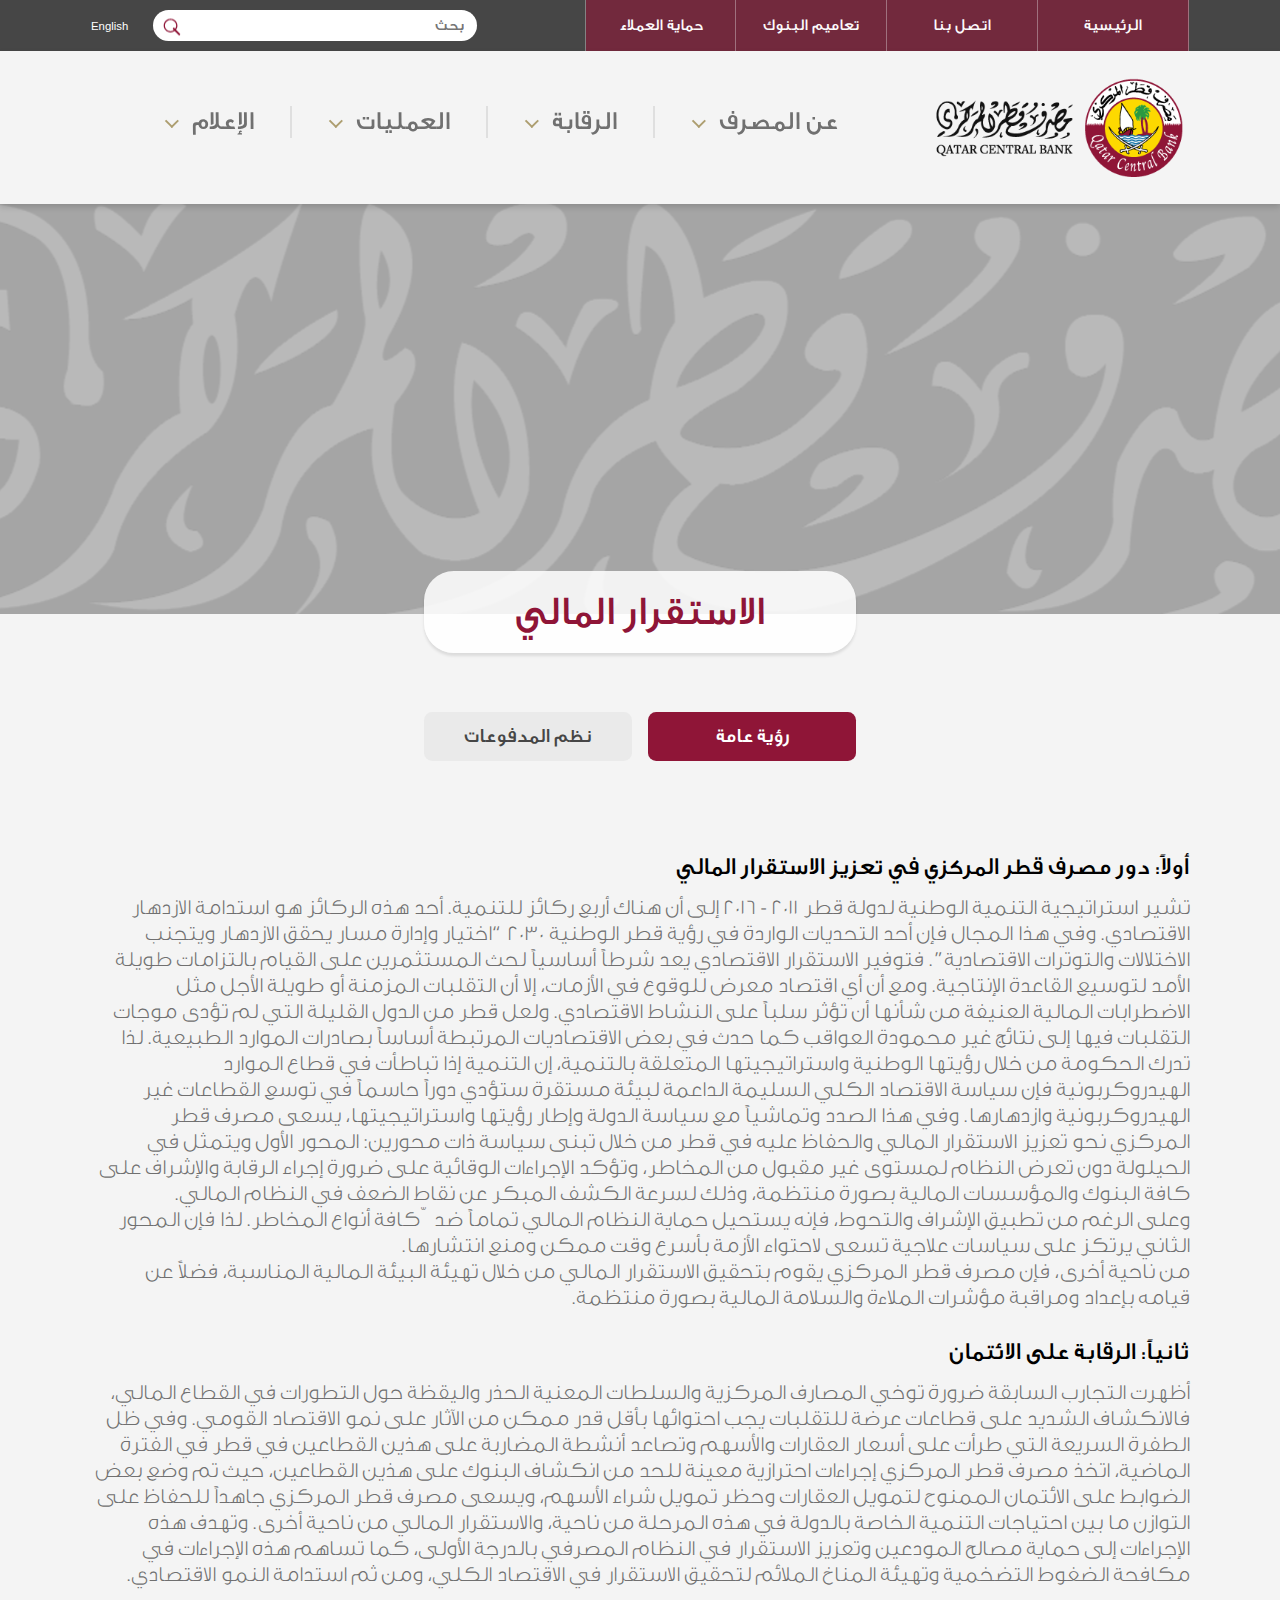
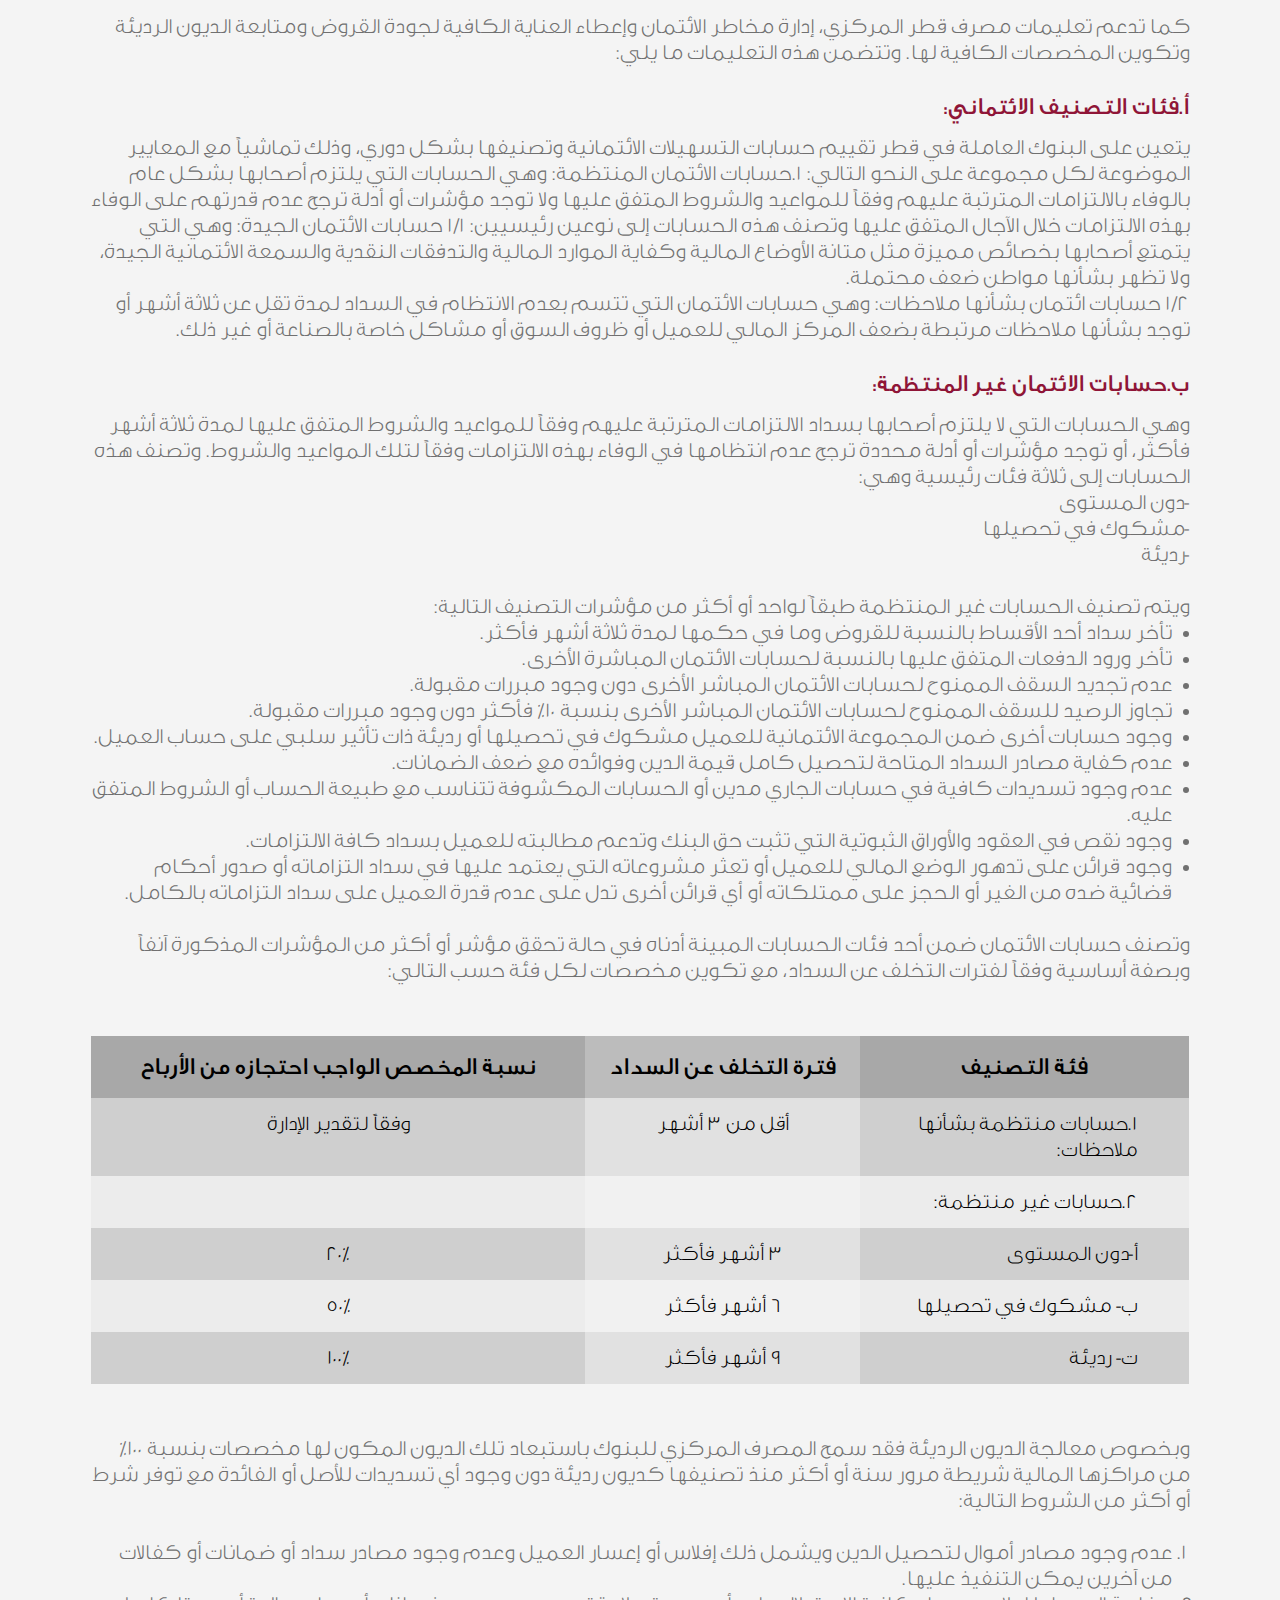
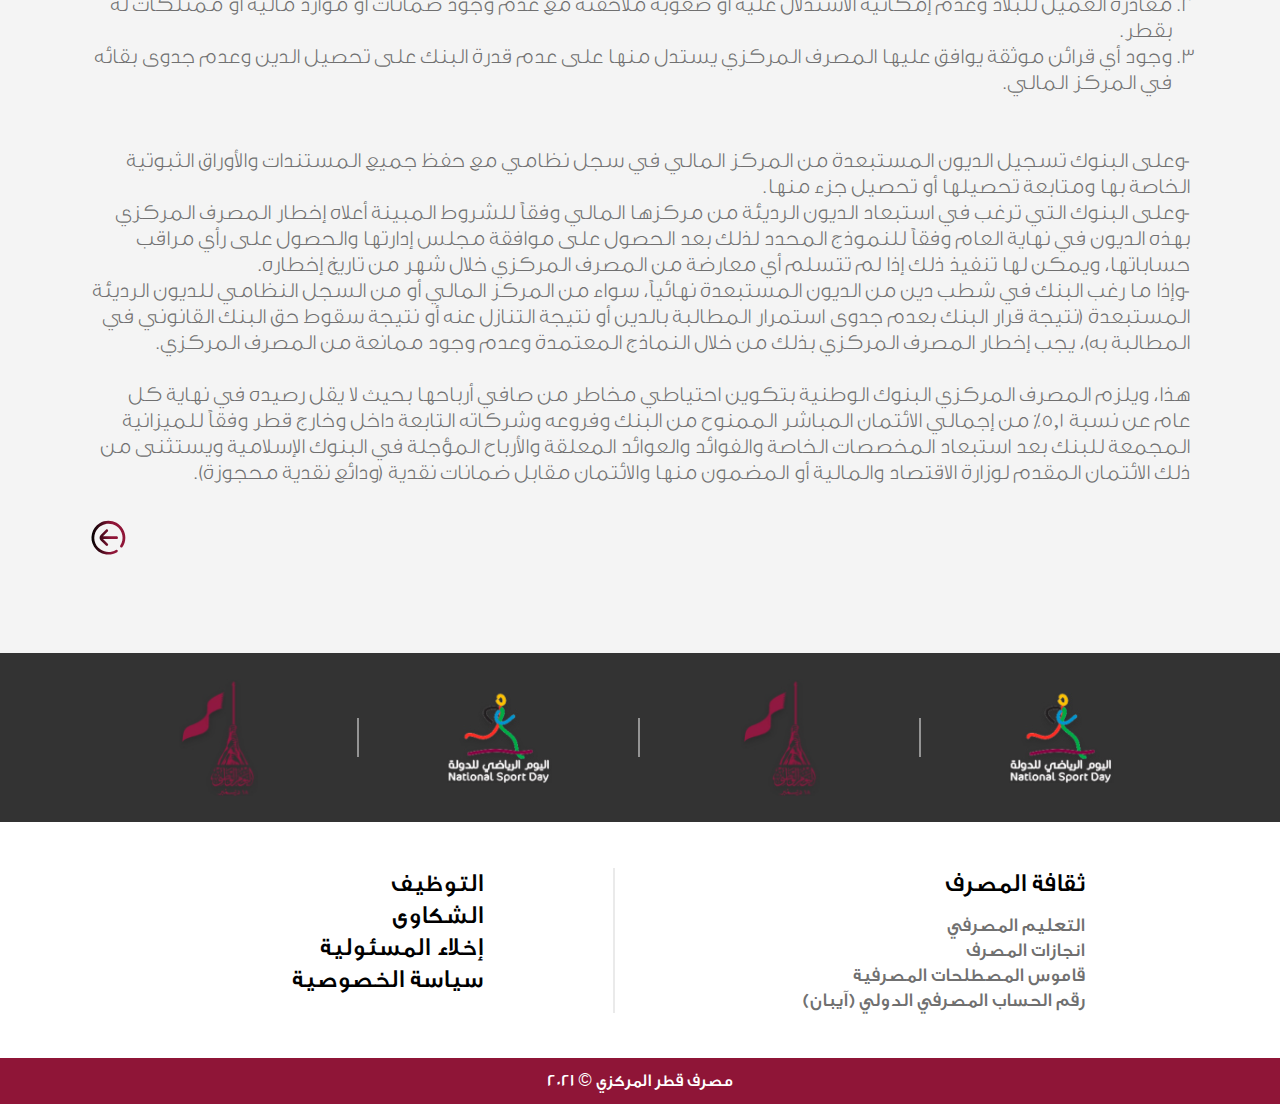
<file: sub3.html>
<!DOCTYPE html>
<html lang="en-US">

<head>
  <meta charset="utf-8"/>
  <title>QCB Sub 3</title>
  <meta name="viewport" content="width=device-width, initial-scale=1"/>
  <link rel="shortcut icon" href="images/qcb.ico" type="image/x-icon">
  <link rel="icon" href="images/qcb.ico" type="image/x-icon">
  <link rel="stylesheet" href="css/scrollbar.css"/>
  <link rel="stylesheet" href="css/css.css"/>
  <script type="text/javascript" src="js/jquery.min.js"></script>
  <script type="text/javascript" src="js/scrollbar.js"></script>
  <script src="js/scripts.js"></script>
</head>

<body>

	<div class="header-top-section">
		<div class="header-top-links">
			<ul>
				<li><a href="#">الرئيسية</a></li>
				<li><a href="#">اتصل بنا</a></li>
				<li><a href="#">تعاميم البنوك</a></li>
				<li><a href="#">حماية العملاء</a></li>
			</ul>
		</div>
		<div class="header-top-search">
			<div class="search-section">
				<div class="search-box">
					<input type="text" name="searches" placeholder="بحث"/><a href="#" class="before-search"></a>
				</div>
				<div class="search-summary">
					<h4>النتائج (63)</h4>
					<div class="scrollbar-dynamic">
						<div><a href="#">قانون المصرف</a><p>د الاطلاع على الدستور, وعلى المرسوم بقانون رقم (1) لسنه 1966 بالإشراف والرقابة على شركات وكلاء التأمين , والقوانين المعدله له…</p></div>
						<div><a href="#">قانون الشركات التجارية</a><p>د الاطلاع على الدستور, وعلى المرسوم بقانون رقم (1) لسنه 1966 بالإشراف والرقابة على شركات وكلاء التأمين , والقوانين المعدله له…</p></div>
						<div><a href="#">قانون الصناديق الاستثمارية</a><p>د الاطلاع على الدستور, وعلى المرسوم بقانون رقم (1) لسنه 1966 بالإشراف والرقابة على شركات وكلاء التأمين , والقوانين المعدله له…</p></div>
						<div><a href="#">قانون المصرف</a><p>د الاطلاع على الدستور, وعلى المرسوم بقانون رقم (1) لسنه 1966 بالإشراف والرقابة على شركات وكلاء التأمين , والقوانين المعدله له…</p></div>
						<div><a href="#">قانون التجارة</a><p>د الاطلاع على الدستور, وعلى المرسوم بقانون رقم (1) لسنه 1966 بالإشراف والرقابة على شركات وكلاء التأمين , والقوانين المعدله له…</p></div>
						<div><a href="#">قانون المصرف</a><p>د الاطلاع على الدستور, وعلى المرسوم بقانون رقم (1) لسنه 1966 بالإشراف والرقابة على شركات وكلاء التأمين , والقوانين المعدله له…</p></div>
						<div><a href="#">قانون الشركات التجارية</a><p>د الاطلاع على الدستور, وعلى المرسوم بقانون رقم (1) لسنه 1966 بالإشراف والرقابة على شركات وكلاء التأمين , والقوانين المعدله له…</p></div>
						<div><a href="#">قانون الصناديق الاستثمارية</a><p>د الاطلاع على الدستور, وعلى المرسوم بقانون رقم (1) لسنه 1966 بالإشراف والرقابة على شركات وكلاء التأمين , والقوانين المعدله له…</p></div>
					</div>
				</div>
			</div>
			<div class="lang-section"><a href="#">English</a></div>
		</div>
	</div>
	
		<div class="header-bottom-section">
		<div class="logo-section"><a href="index.html"></a></div>
		<div class="menu-section">
			<div class="menu-inner">
				<ul>
					<li><a href="#">عن المصرف</a>
						<ul>
							<li><a href="sub1.html">نبذة عن المصرف</a></li>
							<li><a href="#">المحافظ</a></li>
							<li><a href="#">مجلس الإدارة</a></li>
							<li><a href="#">لجان المصرف</a></li>
							<li><a href="#">العلاقات الدولية</a></li>
						</ul>
					</li>
					<li><a href="#">الرقابة</a>
						<ul>
							<li><a href="sub2.html">القوانين</a></li>
							<li><a href="#">تعليمات للمؤسسات المالية</a></li>
							<li><a href="#">الإشراف والرقابة على المؤسسات المالية</a></li>
							<li><a href="#">حماية العملاء</a></li>
						</ul>
					</li>
					<li><a href="#">العمليات</a>
						<ul>
							<li><a href="#">هيكل السياسات</a></li>
							<li><a href="#">أدوات الدين العام</a></li>
							<li><a href="sub3.html">الاستقرار المالي</a></li>
						</ul>
					</li>
					<li><a href="#">الإعلام</a>
						<ul>
							<li><a href="sub4.html">الأخبار</a></li>
							<li><a href="#">الاصدارات والبيانات</a></li>
							<li><a href="#">الفعاليات</a></li>
							<li><a href="#">المركز الاعلامي</a></li>
						</ul>
					</li>
				</ul>
			</div>
			<button class="menu-responsive-button">Menu<span class="mnm0"></span><span class="mnm1"></span><span class="mnm2"></span></button>
		</div>
	</div>
	
	<div class="banners-section">
		<div class="img"></div>
	</div>

	<div class="main-links-section page-title"><h1>الاستقرار المالي</h1></div>
	
	<div class="page-links gray-section"><a href="#" class="ac">رؤية عامة</a><a href="#">نظم المدفوعات</a></div>
	<div class="page-content align-content">
		<h2>أولاً: دور مصرف قطر المركزي في تعزيز الاستقرار المالي</h2>
		<p>تشير استراتيجية التنمية الوطنية لدولة قطر 2011 - 2016 إلى أن هناك أربع ركائز للتنمية. أحد هذه الركائز هو استدامة الازدهار الاقتصادي. وفي هذا المجال فإن أحد التحديات الواردة في رؤية قطر الوطنية 2030 “اختيار وإدارة مسار يحقق الازدهار ويتجنب الاختلالات والتوترات الاقتصادية”. فتوفير الاستقرار الاقتصادي يعد شرطاً أساسياً لحث المستثمرين على القيام بالتزامات طويلة الأمد لتوسيع القاعدة الإنتاجية. ومع أن أي اقتصاد معرض للوقوع في الأزمات، إلا أن التقلبات المزمنة أو طويلة الأجل مثل الاضطرابات المالية العنيفة من شأنها أن تؤثر سلباً على النشاط الاقتصادي. ولعل قطر من الدول القليلة التي لم تؤدى موجات التقلبات فيها إلى نتائج غير محمودة العواقب كما حدث في بعض الاقتصاديات المرتبطة أساساً بصادرات الموارد الطبيعية. لذا تدرك الحكومة من خلال رؤيتها الوطنية واستراتيجيتها المتعلقة بالتنمية، إن التنمية إذا تباطأت في قطاع الموارد الهيدروكربونية فإن سياسة الاقتصاد الكلي السليمة الداعمة لبيئة مستقرة ستؤدي دوراً حاسماً في توسع القطاعات غير الهيدروكربونية وازدهارها. وفي هذا الصدد وتماشياً مع سياسة الدولة وإطار رؤيتها واستراتيجيتها، يسعى مصرف قطر المركزي نحو تعزيز الاستقرار المالي والحفاظ عليه في قطر من خلال تبنى سياسة ذات محورين:
المحور الأول ويتمثل في الحيلولة دون تعرض النظام لمستوى غير مقبول من المخاطر، وتؤكد الإجراءات الوقائية على ضرورة إجراء الرقابة والإشراف على كافة البنوك والمؤسسات المالية بصورة منتظمة، وذلك لسرعة الكشف المبكر عن نقاط الضعف في النظام المالي.</br>
وعلى الرغم من تطبيق الإشراف والتحوط، فإنه يستحيل حماية النظام المالي تماماً ضدّ كافة أنواع المخاطر. لذا فإن المحور الثاني يرتكز على سياسات علاجية تسعى لاحتواء الأزمة بأسرع وقت ممكن ومنع انتشارها.</br>
من ناحية أخرى، فإن مصرف قطر المركزي يقوم بتحقيق الاستقرار المالي من خلال تهيئة البيئة المالية المناسبة، فضلاً عن قيامه بإعداد ومراقبة مؤشرات الملاءة والسلامة المالية بصورة منتظمة.</p>
		<h2>ثانياً: الرقابة على الائتمان</h2>
		<p>أظهرت التجارب السابقة ضرورة توخي المصارف المركزية والسلطات المعنية الحذر واليقظة حول التطورات في القطاع المالي، فالانكشاف الشديد على قطاعات عرضة للتقلبات يجب احتوائها بأقل قدر ممكن من الآثار على نمو الاقتصاد القومي.
وفي ظل الطفرة السريعة التي طرأت على أسعار العقارات والأسهم وتصاعد أنشطة المضاربة على هذين القطاعين في قطر في الفترة الماضية، اتخذ مصرف قطر المركزي إجراءات احترازية معينة للحد من انكشاف البنوك على هذين القطاعين، حيث تم وضع بعض الضوابط على الائتمان الممنوح لتمويل العقارات وحظر تمويل شراء الأسهم، ويسعى مصرف قطر المركزي جاهداً للحفاظ على التوازن ما بين احتياجات التنمية الخاصة بالدولة في هذه المرحلة من ناحية، والاستقرار المالي من ناحية أخرى. وتهدف هذه الإجراءات إلى حماية مصالح المودعين وتعزيز الاستقرار في النظام المصرفي بالدرجة الأولى، كما تساهم هذه الإجراءات في مكافحة الضغوط التضخمية وتهيئة المناخ الملائم لتحقيق الاستقرار في الاقتصاد الكلي، ومن ثم استدامة النمو الاقتصادي.</p><p>كما تدعم تعليمات مصرف قطر المركزي، إدارة مخاطر الائتمان وإعطاء العناية الكافية لجودة القروض ومتابعة الديون الرديئة وتكوين المخصصات الكافية لها. وتتضمن هذه التعليمات ما يلي:</p>
		<h2 class="red">أ‌.فئات التصنيف الائتماني:</h2>
		<p>يتعين على البنوك العاملة في قطر تقييم حسابات التسهيلات الائتمانية وتصنيفها بشكل دوري، وذلك تماشياً مع المعايير الموضوعة لكل مجموعة على النحو التالي:
 1.حسابات الائتمان المنتظمة: وهي الحسابات التي يلتزم أصحابها بشكل عام بالوفاء بالالتزامات المترتبة عليهم وفقاً للمواعيد والشروط المتفق عليها ولا توجد مؤشرات أو أدلة ترجح عدم قدرتهم على الوفاء بهذه الالتزامات خلال الآجال المتفق عليها وتصنف هذه الحسابات إلى نوعين رئيسيين:
   1/1 حسابات الائتمان الجيدة: وهي التي يتمتع أصحابها بخصائص مميزة مثل متانة الأوضاع المالية وكفاية الموارد المالية والتدفقات النقدية والسمعة الائتمانية الجيدة، ولا تظهر بشأنها مواطن ضعف محتملة.<br/>
   1/2 حسابات ائتمان بشأنها ملاحظات: وهي حسابات الائتمان التي تتسم بعدم الانتظام في السداد لمدة تقل عن ثلاثة أشهر أو توجد بشأنها ملاحظات مرتبطة بضعف المركز المالي للعميل أو ظروف السوق أو مشاكل خاصة بالصناعة أو غير ذلك.</p>
		<h2 class="red">ب‌.حسابات الائتمان غير المنتظمة:</h2>
		<p>وهي الحسابات التي لا يلتزم أصحابها بسداد الالتزامات المترتبة عليهم وفقاً للمواعيد والشروط المتفق عليها لمدة ثلاثة أشهر فأكثر، أو توجد مؤشرات أو أدلة محددة ترجح عدم انتظامها في الوفاء بهذه الالتزامات وفقاً لتلك المواعيد والشروط. وتصنف هذه الحسابات إلى ثلاثة فئات رئيسية وهي: <br/>-دون المستوى<br/>-مشكوك في تحصيلها<br/>-رديئة<br/></p>
ويتم تصنيف الحسابات غير المنتظمة طبقاًَ لواحد أو أكثر من مؤشرات التصنيف التالية:<br/>
		<ul class="disc">
		<li>تأخر سداد أحد الأقساط بالنسبة للقروض وما في حكمها لمدة ثلاثة أشهر فأكثر.</li>
		<li>تأخر ورود الدفعات المتفق عليها بالنسبة لحسابات الائتمان المباشرة الأخرى.</li>
		<li>عدم تجديد السقف الممنوح لحسابات الائتمان المباشر الأخرى دون وجود مبررات مقبولة.</li>
		<li>تجاوز الرصيد للسقف الممنوح لحسابات الائتمان المباشر الأخرى بنسبة 10٪ فأكثر دون وجود مبررات مقبولة.</li>
		<li>وجود حسابات أخرى ضمن المجموعة الائتمانية للعميل مشكوك في تحصيلها أو رديئة ذات تأثير سلبي على حساب العميل.</li>
		<li>عدم كفاية مصادر السداد المتاحة لتحصيل كامل قيمة الدين وفوائده مع ضعف الضمانات.</li>
		<li>عدم وجود تسديدات كافية في حسابات الجاري مدين أو الحسابات المكشوفة تتناسب مع طبيعة الحساب أو الشروط المتفق عليه.</li>
		<li>وجود نقص في العقود والأوراق الثبوتية التي تثبت حق البنك وتدعم مطالبته للعميل بسداد كافة الالتزامات.</li>
		<li>وجود قرائن على تدهور الوضع المالي للعميل أو تعثر مشروعاته التي يعتمد عليها في سداد التزاماته أو صدور أحكام قضائية ضده من الغير أو الحجز على ممتلكاته أو أي قرائن أخرى تدل على عدم قدرة العميل على سداد التزاماته بالكامل.</li>
		</ul>
		وتصنف حسابات الائتمان ضمن أحد فئات الحسابات المبينة أدناه في حالة تحقق مؤشر أو أكثر من المؤشرات المذكورة آنفاً وبصفة أساسية وفقاً لفترات التخلف عن السداد، مع تكوين مخصصات لكل فئة حسب التالي:<br/>
		<div class="table-section col3">
			<div class="table-header"><div>فئة التصنيف</div><div>فترة التخلف عن السداد</div><div>نسبة المخصص الواجب احتجازه من الأرباح</div></div>
			<div class="table-row"><div>1.حسابات منتظمة بشأنها ملاحظات:</div><div>أقل من 3 أشهر</div><div>وفقاً لتقدير الإدارة</div></div>
			<div class="table-row"><div>2.حسابات غير منتظمة:</div><div></div><div></div></div>
			<div class="table-row"><div>أ-دون المستوى</div><div>3 أشهر فأكثر</div><div>20٪</div></div>
			<div class="table-row"><div>ب‌- مشكوك في تحصيلها</div><div>6 أشهر فأكثر</div><div>50٪</div></div>
			<div class="table-row"><div>ت‌- رديئة</div><div>9 أشهر فأكثر</div><div>100٪</div></div>
		</div>
		<p>وبخصوص معالجة الديون الرديئة فقد سمح المصرف المركزي للبنوك باستبعاد تلك الديون المكون لها مخصصات بنسبة 100٪ من مراكزها المالية شريطة مرور سنة أو أكثر منذ تصنيفها كديون رديئة دون وجود أي تسديدات للأصل أو الفائدة مع توفر شرط أو أكثر من الشروط التالية:
		<ul><li>عدم وجود مصادر أموال لتحصيل الدين ويشمل ذلك إفلاس أو إعسار العميل وعدم وجود مصادر سداد أو ضمانات أو كفالات من آخرين يمكن التنفيذ عليها.</li><li>مغادرة العميل للبلاد وعدم إمكانية الاستدلال عليه أو صعوبة ملاحقته مع عدم وجود ضمانات أو موارد مالية أو ممتلكات له بقطر.</li><li>وجود أي قرائن موثقة يوافق عليها المصرف المركزي يستدل منها على عدم قدرة البنك على تحصيل الدين وعدم جدوى بقائه في المركز المالي.</li></ul>
 </p><p>-وعلى البنوك تسجيل الديون المستبعدة من المركز المالي في سجل نظامي مع حفظ جميع المستندات والأوراق الثبوتية الخاصة بها ومتابعة تحصيلها أو تحصيل جزء منها.<br/>
-وعلى البنوك التي ترغب في استبعاد الديون الرديئة من مركزها المالي وفقاً للشروط المبينة أعلاه إخطار المصرف المركزي بهذه الديون في نهاية العام وفقاً للنموذج المحدد لذلك بعد الحصول على موافقة مجلس إدارتها والحصول على رأي مراقب حساباتها، ويمكن لها تنفيذ ذلك إذا لم تتسلم أي معارضة من المصرف المركزي خلال شهر من تاريخ إخطاره.<br/>
-وإذا ما رغب البنك في شطب دين من الديون المستبعدة نهائياً، سواء من المركز المالي أو من السجل النظامي للديون الرديئة المستبعدة (نتيجة قرار البنك بعدم جدوى استمرار المطالبة بالدين أو نتيجة التنازل عنه أو نتيجة سقوط حق البنك القانوني في المطالبة به)، يجب إخطار المصرف المركزي بذلك من خلال النماذج المعتمدة وعدم وجود ممانعة من المصرف المركزي.<br/>
 </p><p>هذا، ويلزم المصرف المركزي البنوك الوطنية بتكوين احتياطي مخاطر من صافي أرباحها بحيث لا يقل رصيده في نهاية كل عام عن نسبة 5,1٪ من إجمالي الائتمان المباشر الممنوح من البنك وفروعه وشركاته التابعة داخل وخارج قطر وفقاً للميزانية المجمعة للبنك بعد استبعاد المخصصات الخاصة والفوائد والعوائد المعلقة والأرباح المؤجلة في البنوك الإسلامية ويستثنى من ذلك الائتمان المقدم لوزارة الاقتصاد والمالية أو المضمون منها والائتمان مقابل ضمانات نقدية (ودائع نقدية محجوزة).</p>
	
	<a class="next-item" href="sub4.html" title="التالي"></a>
	</div>
	
	<div class="footer-section">
		<div class="footer-top-section">
			<div class="logos-section">
				<div class="swiper logosSwiper">
					<div class="swiper-wrapper">
						<div class="swiper-slide"><img src="images/ft1.jpg" alt="" /></div>
						<div class="swiper-slide"><img src="images/ft2.jpg" alt="" /></div>
						<div class="swiper-slide"><img src="images/ft1.jpg" alt="" /></div>
						<div class="swiper-slide"><img src="images/ft2.jpg" alt="" /></div>
					</div>
					<div class="swiper-button-next"></div>
					<div class="swiper-button-prev"></div>
				</div>
			</div>
		</div>
		<div class="footer-middle-section">
			<div>
				<ul>
					<li><a href="#">ثقافة المصرف</a>
						<ul>
							<li><a href="#">التعليم المصرفي</a></li><li><a href="#">انجازات المصرف</a></li><li><a href="#">قاموس المصطلحات المصرفية</a></li><li><a href="#">رقم الحساب المصرفي الدولي (آيبان)</a></li>
						</ul>
					</li>
				</ul>
			</div>
			<div>
				<ul><li><a href="#">التوظيف</a></li><li><a href="#">الشكاوى</a></li><li><a href="#">إخلاء المسئولية</a></li><li><a href="#">سياسة الخصوصية</a></li></ul>
			</div>
		</div>
		<div class="fotter-bottom-section">مصرف قطر المركزي &copy; 2021</div>
	</div>
	<link rel="stylesheet" href="css/swiper-bundle.min.css"/>
	<script src="js/swiper-bundle.min.js"></script>
	<script type="text/javascript">
		const logosSwiper = new Swiper(".logosSwiper", {slidesPerView:4,navigation:{nextEl:".swiper-button-next",prevEl:".swiper-button-prev",}, breakpoints:{1050:{slidesPerView:4},800:{slidesPerView:2},100:{slidesPerView:1}}});
	</script>
</body>
</html>
</file>
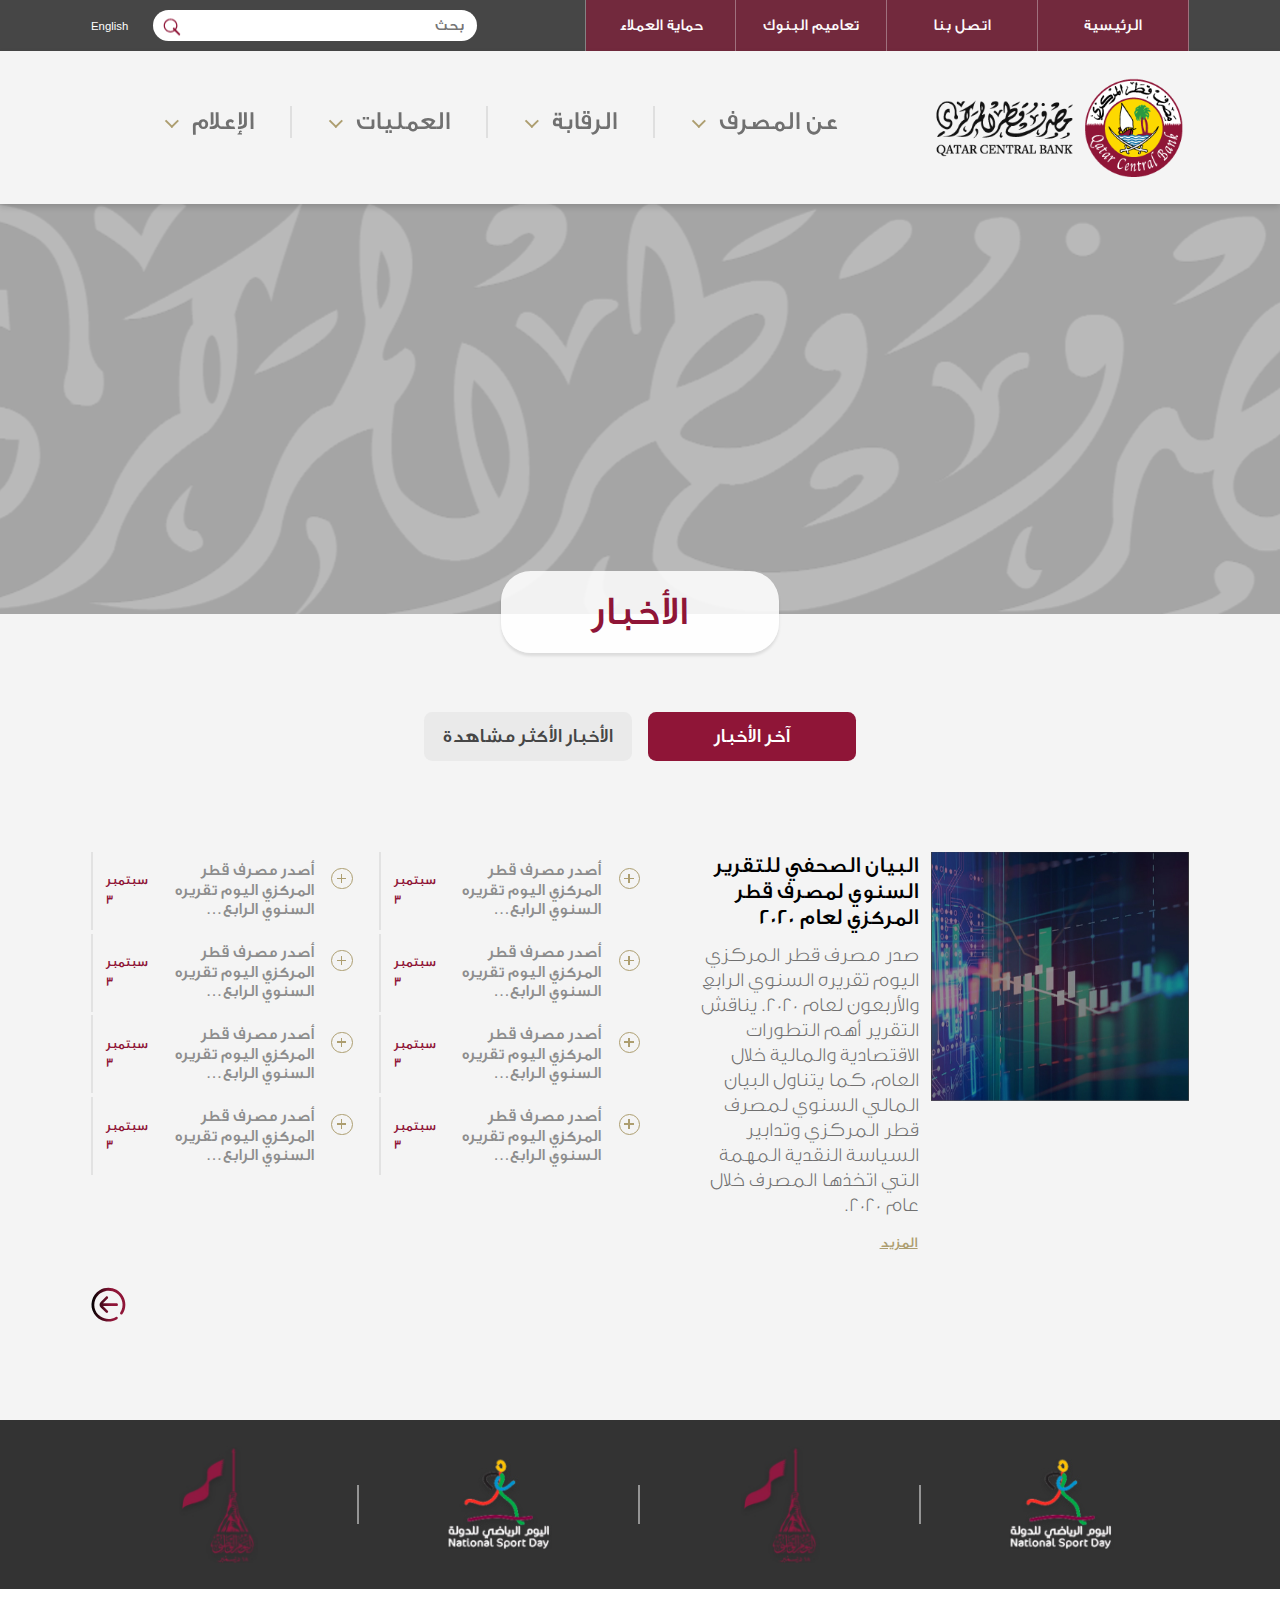
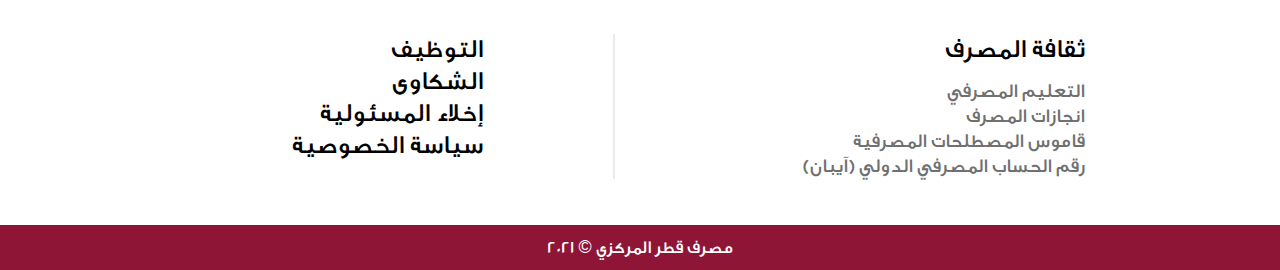
<file: sub4.html>
<!DOCTYPE html>
<html lang="en-US">

<head>
  <meta charset="utf-8"/>
  <title>QCB Sub 4</title>
  <meta name="viewport" content="width=device-width, initial-scale=1"/>
  <link rel="shortcut icon" href="images/qcb.ico" type="image/x-icon">
  <link rel="icon" href="images/qcb.ico" type="image/x-icon">
  <link rel="stylesheet" href="css/scrollbar.css"/>
  <link rel="stylesheet" href="css/css.css"/>
  <script type="text/javascript" src="js/jquery.min.js"></script>
  <script type="text/javascript" src="js/scrollbar.js"></script>
  <script src="js/scripts.js"></script>
</head>

<body>

	<div class="header-top-section">
		<div class="header-top-links">
			<ul>
				<li><a href="#">الرئيسية</a></li>
				<li><a href="#">اتصل بنا</a></li>
				<li><a href="#">تعاميم البنوك</a></li>
				<li><a href="#">حماية العملاء</a></li>
			</ul>
		</div>
		<div class="header-top-search">
			<div class="search-section">
				<div class="search-box">
					<input type="text" name="searches" placeholder="بحث"/><a href="#" class="before-search"></a>
				</div>
				<div class="search-summary">
					<h4>النتائج (63)</h4>
					<div class="scrollbar-dynamic">
						<div><a href="#">قانون المصرف</a><p>د الاطلاع على الدستور, وعلى المرسوم بقانون رقم (1) لسنه 1966 بالإشراف والرقابة على شركات وكلاء التأمين , والقوانين المعدله له…</p></div>
						<div><a href="#">قانون الشركات التجارية</a><p>د الاطلاع على الدستور, وعلى المرسوم بقانون رقم (1) لسنه 1966 بالإشراف والرقابة على شركات وكلاء التأمين , والقوانين المعدله له…</p></div>
						<div><a href="#">قانون الصناديق الاستثمارية</a><p>د الاطلاع على الدستور, وعلى المرسوم بقانون رقم (1) لسنه 1966 بالإشراف والرقابة على شركات وكلاء التأمين , والقوانين المعدله له…</p></div>
						<div><a href="#">قانون المصرف</a><p>د الاطلاع على الدستور, وعلى المرسوم بقانون رقم (1) لسنه 1966 بالإشراف والرقابة على شركات وكلاء التأمين , والقوانين المعدله له…</p></div>
						<div><a href="#">قانون التجارة</a><p>د الاطلاع على الدستور, وعلى المرسوم بقانون رقم (1) لسنه 1966 بالإشراف والرقابة على شركات وكلاء التأمين , والقوانين المعدله له…</p></div>
						<div><a href="#">قانون المصرف</a><p>د الاطلاع على الدستور, وعلى المرسوم بقانون رقم (1) لسنه 1966 بالإشراف والرقابة على شركات وكلاء التأمين , والقوانين المعدله له…</p></div>
						<div><a href="#">قانون الشركات التجارية</a><p>د الاطلاع على الدستور, وعلى المرسوم بقانون رقم (1) لسنه 1966 بالإشراف والرقابة على شركات وكلاء التأمين , والقوانين المعدله له…</p></div>
						<div><a href="#">قانون الصناديق الاستثمارية</a><p>د الاطلاع على الدستور, وعلى المرسوم بقانون رقم (1) لسنه 1966 بالإشراف والرقابة على شركات وكلاء التأمين , والقوانين المعدله له…</p></div>
					</div>
				</div>
			</div>
			<div class="lang-section"><a href="#">English</a></div>
		</div>
	</div>
	
		<div class="header-bottom-section">
		<div class="logo-section"><a href="index.html"></a></div>
		<div class="menu-section">
			<div class="menu-inner">
				<ul>
					<li><a href="#">عن المصرف</a>
						<ul>
							<li><a href="sub1.html">نبذة عن المصرف</a></li>
							<li><a href="#">المحافظ</a></li>
							<li><a href="#">مجلس الإدارة</a></li>
							<li><a href="#">لجان المصرف</a></li>
							<li><a href="#">العلاقات الدولية</a></li>
						</ul>
					</li>
					<li><a href="#">الرقابة</a>
						<ul>
							<li><a href="sub2.html">القوانين</a></li>
							<li><a href="#">تعليمات للمؤسسات المالية</a></li>
							<li><a href="#">الإشراف والرقابة على المؤسسات المالية</a></li>
							<li><a href="#">حماية العملاء</a></li>
						</ul>
					</li>
					<li><a href="#">العمليات</a>
						<ul>
							<li><a href="#">هيكل السياسات</a></li>
							<li><a href="#">أدوات الدين العام</a></li>
							<li><a href="sub3.html">الاستقرار المالي</a></li>
						</ul>
					</li>
					<li><a href="#">الإعلام</a>
						<ul>
							<li><a href="sub4.html">الأخبار</a></li>
							<li><a href="#">الاصدارات والبيانات</a></li>
							<li><a href="#">الفعاليات</a></li>
							<li><a href="#">المركز الاعلامي</a></li>
						</ul>
					</li>
				</ul>
			</div>
			<button class="menu-responsive-button">Menu<span class="mnm0"></span><span class="mnm1"></span><span class="mnm2"></span></button>
		</div>
	</div>
	
	<div class="banners-section">
		<div class="img"></div>
	</div>

	<div class="main-links-section page-title"><h1>الأخبار</h1></div>
	
	<div class="page-links gray-section"><a href="#" class="ac">آخر الأخبار</a><a href="#">الأخبار الأكثر مشاهدة</a></div>
	<div class="align-content">
		<div class="two-col-section">
			<div class="news-latest">
				<div class="img"><img src="images/news.jpg"/></div>
				<div>
					<h1><a href="#">البيان الصحفي للتقرير السنوي لمصرف قطر المركزي لعام 2020</a></h1>
					<p>صدر مصرف قطر المركزي اليوم تقريره السنوي الرابع والأربعون لعام 2020. يناقش التقرير أهم التطورات الاقتصادية والمالية خلال العام، كما يتناول البيان المالي السنوي لمصرف قطر المركزي وتدابير السياسة النقدية المهمة التي اتخذها المصرف خلال عام 2020.</p>
				<div class="more-section"><a href="#">المزيد</a></div>
				</div>
			</div>
			<div class="news-listing news-section">
				<div class="news-inner">
					<div class="news-item"><a href="#"><span>أصدر مصرف قطر المركزي اليوم تقريره السنوي الرابع… </span><span>سبتمبر 3</span></a></div>
					<div class="news-item"><a href="#"><span>أصدر مصرف قطر المركزي اليوم تقريره السنوي الرابع… </span><span>سبتمبر 3</span></a></div>
					<div class="news-item"><a href="#"><span>أصدر مصرف قطر المركزي اليوم تقريره السنوي الرابع… </span><span>سبتمبر 3</span></a></div>
					<div class="news-item"><a href="#"><span>أصدر مصرف قطر المركزي اليوم تقريره السنوي الرابع… </span><span>سبتمبر 3</span></a></div>
				</div>
				<div class="news-inner">
					<div class="news-item"><a href="#"><span>أصدر مصرف قطر المركزي اليوم تقريره السنوي الرابع… </span><span>سبتمبر 3</span></a></div>
					<div class="news-item"><a href="#"><span>أصدر مصرف قطر المركزي اليوم تقريره السنوي الرابع… </span><span>سبتمبر 3</span></a></div>
					<div class="news-item"><a href="#"><span>أصدر مصرف قطر المركزي اليوم تقريره السنوي الرابع… </span><span>سبتمبر 3</span></a></div>
					<div class="news-item"><a href="#"><span>أصدر مصرف قطر المركزي اليوم تقريره السنوي الرابع… </span><span>سبتمبر 3</span></a></div>
				</div>
			</div>
		</div>
		<a class="next-item" href="sub5.html" title="التالي"></a>
	</div>
	
	<div class="footer-section">
		<div class="footer-top-section">
			<div class="logos-section">
				<div class="swiper logosSwiper">
					<div class="swiper-wrapper">
						<div class="swiper-slide"><img src="images/ft1.jpg" alt="" /></div>
						<div class="swiper-slide"><img src="images/ft2.jpg" alt="" /></div>
						<div class="swiper-slide"><img src="images/ft1.jpg" alt="" /></div>
						<div class="swiper-slide"><img src="images/ft2.jpg" alt="" /></div>
					</div>
					<div class="swiper-button-next"></div>
					<div class="swiper-button-prev"></div>
				</div>
			</div>
		</div>
		<div class="footer-middle-section">
			<div>
				<ul>
					<li><a href="#">ثقافة المصرف</a>
						<ul>
							<li><a href="#">التعليم المصرفي</a></li><li><a href="#">انجازات المصرف</a></li><li><a href="#">قاموس المصطلحات المصرفية</a></li><li><a href="#">رقم الحساب المصرفي الدولي (آيبان)</a></li>
						</ul>
					</li>
				</ul>
			</div>
			<div>
				<ul><li><a href="#">التوظيف</a></li><li><a href="#">الشكاوى</a></li><li><a href="#">إخلاء المسئولية</a></li><li><a href="#">سياسة الخصوصية</a></li></ul>
			</div>
		</div>
		<div class="fotter-bottom-section">مصرف قطر المركزي &copy; 2021</div>
	</div>
	<link rel="stylesheet" href="css/swiper-bundle.min.css"/>
	<script src="js/swiper-bundle.min.js"></script>
	<script type="text/javascript">
		const logosSwiper = new Swiper(".logosSwiper", {slidesPerView:4,navigation:{nextEl:".swiper-button-next",prevEl:".swiper-button-prev",}, breakpoints:{1050:{slidesPerView:4},800:{slidesPerView:2},100:{slidesPerView:1}}});
	</script>
</body>
</html>
</file>
<file: css/scrollbar.css>
/*************** SCROLLBAR BASE CSS ***************/

.scroll-wrapper {
    overflow: hidden !important;
    padding: 0 !important;
    position: relative;
}

.scroll-wrapper > .scroll-content {
    border: none !important;
    box-sizing: content-box !important;
    height: auto;
    left: 0;
    margin: 0;
    max-height: none;
    max-width: none !important;
    overflow: scroll !important;
    padding: 0;
    position: relative !important;
    top: 0;
    width: auto !important;
}

.scroll-wrapper > .scroll-content::-webkit-scrollbar {
    height: 0;
    width: 0;
}

.scroll-element {
    display: none;
}
.scroll-element, .scroll-element div {
    box-sizing: content-box;
}

.scroll-element.scroll-x.scroll-scrollx_visible,
.scroll-element.scroll-y.scroll-scrolly_visible {
    display: block;
}

.scroll-element .scroll-bar,
.scroll-element .scroll-arrow {
    cursor: default;
}

.scroll-textarea {
    border: 1px solid #cccccc;
    border-top-color: #999999;
}
.scroll-textarea > .scroll-content {
    overflow: hidden !important;
}
.scroll-textarea > .scroll-content > textarea {
    border: none !important;
    box-sizing: border-box;
    height: 100% !important;
    margin: 0;
    max-height: none !important;
    max-width: none !important;
    overflow: scroll !important;
    outline: none;
    padding: 2px;
    position: relative !important;
    top: 0;
    width: 100% !important;
}
.scroll-textarea > .scroll-content > textarea::-webkit-scrollbar {
    height: 0;
    width: 0;
}









/*************** SIMPLE INNER SCROLLBAR ***************/

.scrollbar-inner > .scroll-element,
.scrollbar-inner > .scroll-element div
{
    border: none;
    margin: 0;
    padding: 0;
    position: absolute;
    z-index: 10;
}

.scrollbar-inner > .scroll-element div {
    display: block;
    height: 100%;
    left: 0;
    top: 0;
    width: 100%;
}

.scrollbar-inner > .scroll-element.scroll-x {
    bottom: 2px;
    height: 8px;
    left: 0;
    width: 100%;
}

.scrollbar-inner > .scroll-element.scroll-y {
    height: 100%;
    right: 2px;
    top: 0;
    width: 8px;
}

.scrollbar-inner > .scroll-element .scroll-element_outer {
    overflow: hidden;
}

.scrollbar-inner > .scroll-element .scroll-element_outer,
.scrollbar-inner > .scroll-element .scroll-element_track,
.scrollbar-inner > .scroll-element .scroll-bar {
    -webkit-border-radius: 8px;
    -moz-border-radius: 8px;
    border-radius: 8px;
}

.scrollbar-inner > .scroll-element .scroll-element_track,
.scrollbar-inner > .scroll-element .scroll-bar {
    -ms-filter:"progid:DXImageTransform.Microsoft.Alpha(Opacity=40)";
    filter: alpha(opacity=40);
    opacity: 0.4;
}

.scrollbar-inner > .scroll-element .scroll-element_track { background-color: #e0e0e0; }
.scrollbar-inner > .scroll-element .scroll-bar { background-color: #c2c2c2; }
.scrollbar-inner > .scroll-element:hover .scroll-bar { background-color: #919191; }
.scrollbar-inner > .scroll-element.scroll-draggable .scroll-bar { background-color: #919191; }


/* update scrollbar offset if both scrolls are visible */

.scrollbar-inner > .scroll-element.scroll-x.scroll-scrolly_visible .scroll-element_track { left: -12px; }
.scrollbar-inner > .scroll-element.scroll-y.scroll-scrollx_visible .scroll-element_track { top: -12px; }


.scrollbar-inner > .scroll-element.scroll-x.scroll-scrolly_visible .scroll-element_size { left: -12px; }
.scrollbar-inner > .scroll-element.scroll-y.scroll-scrollx_visible .scroll-element_size { top: -12px; }










/*************** SIMPLE OUTER SCROLLBAR ***************/

.scrollbar-outer > .scroll-element,
.scrollbar-outer > .scroll-element div
{
    border: none;
    margin: 0;
    padding: 0;
    position: absolute;
    z-index: 10;
}

.scrollbar-outer > .scroll-element {
    background-color: #ffffff;
}

.scrollbar-outer > .scroll-element div {
    display: block;
    height: 100%;
    left: 0;
    top: 0;
    width: 100%;
}

.scrollbar-outer > .scroll-element.scroll-x {
    bottom: 0;
    height: 12px;
    left: 0;
    width: 100%;
}

.scrollbar-outer > .scroll-element.scroll-y {
    height: 100%;
    right: 0;
    top: 0;
    width: 12px;
}

.scrollbar-outer > .scroll-element.scroll-x .scroll-element_outer { height: 8px; top: 2px; }
.scrollbar-outer > .scroll-element.scroll-y .scroll-element_outer { left: 2px; width: 8px; }

.scrollbar-outer > .scroll-element .scroll-element_outer { overflow: hidden; }
.scrollbar-outer > .scroll-element .scroll-element_track { background-color: #eeeeee; }

.scrollbar-outer > .scroll-element .scroll-element_outer,
.scrollbar-outer > .scroll-element .scroll-element_track,
.scrollbar-outer > .scroll-element .scroll-bar {
    -webkit-border-radius: 8px;
    -moz-border-radius: 8px;
    border-radius: 8px;
}

.scrollbar-outer > .scroll-element .scroll-bar { background-color: #d9d9d9; }
.scrollbar-outer > .scroll-element .scroll-bar:hover { background-color: #c2c2c2; }
.scrollbar-outer > .scroll-element.scroll-draggable .scroll-bar { background-color: #919191; }


/* scrollbar height/width & offset from container borders */

.scrollbar-outer > .scroll-content.scroll-scrolly_visible { left: -12px; margin-left: 12px; }
.scrollbar-outer > .scroll-content.scroll-scrollx_visible { top:  -12px; margin-top:  12px; }

.scrollbar-outer > .scroll-element.scroll-x .scroll-bar { min-width: 10px; }
.scrollbar-outer > .scroll-element.scroll-y .scroll-bar { min-height: 10px; }


/* update scrollbar offset if both scrolls are visible */

.scrollbar-outer > .scroll-element.scroll-x.scroll-scrolly_visible .scroll-element_track { left: -14px; }
.scrollbar-outer > .scroll-element.scroll-y.scroll-scrollx_visible .scroll-element_track { top: -14px; }

.scrollbar-outer > .scroll-element.scroll-x.scroll-scrolly_visible .scroll-element_size { left: -14px; }
.scrollbar-outer > .scroll-element.scroll-y.scroll-scrollx_visible .scroll-element_size { top: -14px; }










/*************** SCROLLBAR MAC OS X ***************/

.scrollbar-macosx > .scroll-element,
.scrollbar-macosx > .scroll-element div
{
    background: none;
    border: none;
    margin: 0;
    padding: 0;
    position: absolute;
    z-index: 10;
}

.scrollbar-macosx > .scroll-element div {
    display: block;
    height: 100%;
    left: 0;
    top: 0;
    width: 100%;
}

.scrollbar-macosx > .scroll-element .scroll-element_track { display: none; }
.scrollbar-macosx > .scroll-element .scroll-bar {
    background-color: #6C6E71;
    display: block;

    -ms-filter:"progid:DXImageTransform.Microsoft.Alpha(Opacity=0)";
    filter: alpha(opacity=0);
    opacity: 0;

    -webkit-border-radius: 7px;
    -moz-border-radius: 7px;
    border-radius: 7px;

    -webkit-transition: opacity 0.2s linear;
    -moz-transition: opacity 0.2s linear;
    -o-transition: opacity 0.2s linear;
    -ms-transition: opacity 0.2s linear;
    transition: opacity 0.2s linear;
}
.scrollbar-macosx:hover > .scroll-element .scroll-bar,
.scrollbar-macosx > .scroll-element.scroll-draggable .scroll-bar {
    -ms-filter:"progid:DXImageTransform.Microsoft.Alpha(Opacity=70)";
    filter: alpha(opacity=70);
    opacity: 0.7;
}


.scrollbar-macosx > .scroll-element.scroll-x {
    bottom: 0px;
    height: 0px;
    left: 0;
    min-width: 100%;
    overflow: visible;
    width: 100%;
}

.scrollbar-macosx > .scroll-element.scroll-y {
    height: 100%;
    min-height: 100%;
    right: 0px;
    top: 0;
    width: 0px;
}

/* scrollbar height/width & offset from container borders */
.scrollbar-macosx > .scroll-element.scroll-x .scroll-bar { height: 7px; min-width: 10px; top: -9px; }
.scrollbar-macosx > .scroll-element.scroll-y .scroll-bar { left: -9px; min-height: 10px; width: 7px; }

.scrollbar-macosx > .scroll-element.scroll-x .scroll-element_outer { left: 2px; }
.scrollbar-macosx > .scroll-element.scroll-x .scroll-element_size { left: -4px; }

.scrollbar-macosx > .scroll-element.scroll-y .scroll-element_outer { top: 2px; }
.scrollbar-macosx > .scroll-element.scroll-y .scroll-element_size { top: -4px; }

/* update scrollbar offset if both scrolls are visible */
.scrollbar-macosx > .scroll-element.scroll-x.scroll-scrolly_visible .scroll-element_size { left: -11px; }
.scrollbar-macosx > .scroll-element.scroll-y.scroll-scrollx_visible .scroll-element_size { top: -11px; }










/*************** SCROLLBAR LIGHT ***************/

.scrollbar-light > .scroll-element,
.scrollbar-light > .scroll-element div {
    border: none;
    margin: 0;
    overflow: hidden;
    padding: 0;
    position: absolute;
    z-index: 10;
}

.scrollbar-light > .scroll-element {
    background-color: #ffffff;
}

.scrollbar-light > .scroll-element div {
    display: block;
    height: 100%;
    left: 0;
    top: 0;
    width: 100%;
}

.scrollbar-light > .scroll-element .scroll-element_outer {
    -webkit-border-radius: 10px;
    -moz-border-radius: 10px;
    border-radius: 10px;
}

.scrollbar-light > .scroll-element .scroll-element_size {
    background: #dbdbdb;
    background: url('[data-uri]');
    background: -moz-linear-gradient(left, #dbdbdb 0%, #e8e8e8 100%);
    background: -webkit-gradient(linear, left top, right top, color-stop(0%,#dbdbdb), color-stop(100%,#e8e8e8));
    background: -webkit-linear-gradient(left, #dbdbdb 0%,#e8e8e8 100%);
    background: -o-linear-gradient(left, #dbdbdb 0%,#e8e8e8 100%);
    background: -ms-linear-gradient(left, #dbdbdb 0%,#e8e8e8 100%);
    background: linear-gradient(to right, #dbdbdb 0%,#e8e8e8 100%);

    -webkit-border-radius: 10px;
    -moz-border-radius: 10px;
    border-radius: 10px;
}

.scrollbar-light > .scroll-element.scroll-x {
    bottom: 0;
    height: 17px;
    left: 0;
    min-width: 100%;
    width: 100%;
}

.scrollbar-light > .scroll-element.scroll-y {
    height: 100%;
    min-height: 100%;
    right: 0;
    top: 0;
    width: 17px;
}

.scrollbar-light > .scroll-element .scroll-bar {
    background: #fefefe;
    background: url('[data-uri]');
    background: -moz-linear-gradient(left, #fefefe 0%, #f5f5f5 100%);
    background: -webkit-gradient(linear, left top, right top, color-stop(0%,#fefefe), color-stop(100%,#f5f5f5));
    background: -webkit-linear-gradient(left, #fefefe 0%,#f5f5f5 100%);
    background: -o-linear-gradient(left, #fefefe 0%,#f5f5f5 100%);
    background: -ms-linear-gradient(left, #fefefe 0%,#f5f5f5 100%);
    background: linear-gradient(to right, #fefefe 0%,#f5f5f5 100%);

    border: 1px solid #dbdbdb;
    -webkit-border-radius: 10px;
    -moz-border-radius: 10px;
    border-radius: 10px;
}

/* scrollbar height/width & offset from container borders */

.scrollbar-light > .scroll-content.scroll-scrolly_visible { left: -17px; margin-left: 17px; }
.scrollbar-light > .scroll-content.scroll-scrollx_visible { top:  -17px; margin-top:  17px; }

.scrollbar-light > .scroll-element.scroll-x .scroll-bar { height: 10px; min-width: 10px; top: 0px; }
.scrollbar-light > .scroll-element.scroll-y .scroll-bar { left: 0px; min-height: 10px; width: 10px; }

.scrollbar-light > .scroll-element.scroll-x .scroll-element_outer { height: 12px; left: 2px; top: 2px; }
.scrollbar-light > .scroll-element.scroll-x .scroll-element_size { left: -4px; }

.scrollbar-light > .scroll-element.scroll-y .scroll-element_outer { left: 2px; top: 2px; width: 12px; }
.scrollbar-light > .scroll-element.scroll-y .scroll-element_size { top: -4px; }

/* update scrollbar offset if both scrolls are visible */

.scrollbar-light > .scroll-element.scroll-x.scroll-scrolly_visible .scroll-element_size { left: -19px; }
.scrollbar-light > .scroll-element.scroll-y.scroll-scrollx_visible .scroll-element_size { top: -19px; }

.scrollbar-light > .scroll-element.scroll-x.scroll-scrolly_visible .scroll-element_track { left: -19px; }
.scrollbar-light > .scroll-element.scroll-y.scroll-scrollx_visible .scroll-element_track { top: -19px; }










/*************** SCROLLBAR RAIL ***************/

.scrollbar-rail > .scroll-element,
.scrollbar-rail > .scroll-element div
{
    border: none;
    margin: 0;
    overflow: hidden;
    padding: 0;
    position: absolute;
    z-index: 10;
}

.scrollbar-rail > .scroll-element {
    background-color: #ffffff;
}

.scrollbar-rail > .scroll-element div {
    display: block;
    height: 100%;
    left: 0;
    top: 0;
    width: 100%;
}

.scrollbar-rail > .scroll-element .scroll-element_size {
    background-color: #999;
    background-color: rgba(0, 0, 0, 0.3);
}

.scrollbar-rail > .scroll-element .scroll-element_outer:hover .scroll-element_size {
    background-color: #666;
    background-color: rgba(0, 0, 0, 0.5);
}

.scrollbar-rail > .scroll-element.scroll-x {
    bottom: 0;
    height: 12px;
    left: 0;
    min-width: 100%;
    padding: 3px 0 2px;
    width: 100%;
}

.scrollbar-rail > .scroll-element.scroll-y {
    height: 100%;
    min-height: 100%;
    padding: 0 2px 0 3px;
    right: 0;
    top: 0;
    width: 12px;
}

.scrollbar-rail > .scroll-element .scroll-bar {
    background-color: #d0b9a0;

    -webkit-border-radius: 2px;
    -moz-border-radius: 2px;
    border-radius: 2px;

    box-shadow: 1px 1px 3px rgba(0, 0, 0, 0.5);
}

.scrollbar-rail > .scroll-element .scroll-element_outer:hover .scroll-bar {
    box-shadow: 1px 1px 3px rgba(0, 0, 0, 0.6);
}

/* scrollbar height/width & offset from container borders */

.scrollbar-rail > .scroll-content.scroll-scrolly_visible { left: -17px; margin-left: 17px; }
.scrollbar-rail > .scroll-content.scroll-scrollx_visible { margin-top: 17px; top: -17px; }

.scrollbar-rail > .scroll-element.scroll-x .scroll-bar { height: 10px; min-width: 10px; top: 1px; }
.scrollbar-rail > .scroll-element.scroll-y .scroll-bar { left: 1px; min-height: 10px; width: 10px; }

.scrollbar-rail > .scroll-element.scroll-x .scroll-element_outer { height: 15px; left: 5px; }
.scrollbar-rail > .scroll-element.scroll-x .scroll-element_size { height: 2px; left: -10px; top: 5px; }

.scrollbar-rail > .scroll-element.scroll-y .scroll-element_outer { top: 5px; width: 15px; }
.scrollbar-rail > .scroll-element.scroll-y .scroll-element_size { left: 5px; top: -10px; width: 2px; }

/* update scrollbar offset if both scrolls are visible */

.scrollbar-rail > .scroll-element.scroll-x.scroll-scrolly_visible .scroll-element_size { left: -25px; }
.scrollbar-rail > .scroll-element.scroll-y.scroll-scrollx_visible .scroll-element_size { top: -25px; }

.scrollbar-rail > .scroll-element.scroll-x.scroll-scrolly_visible .scroll-element_track { left: -25px; }
.scrollbar-rail > .scroll-element.scroll-y.scroll-scrollx_visible .scroll-element_track { top: -25px; }










/*************** SCROLLBAR DYNAMIC ***************/

.scrollbar-dynamic > .scroll-element,
.scrollbar-dynamic > .scroll-element div
{
    background: none;
    border: none;
    margin: 0;
    padding: 0;
    position: absolute;
    z-index: 10;
}

.scrollbar-dynamic > .scroll-element div {
    display: block;
    height: 100%;
    left: 0;
    top: 0;
    width: 100%;
}

.scrollbar-dynamic > .scroll-element.scroll-x {
    bottom: 2px;
    height: 7px;
    left: 0;
    min-width: 100%;
    width: 100%;
}

.scrollbar-dynamic > .scroll-element.scroll-y {
    height: 100%;
    min-height: 100%;
    right: 2px;
    top: 0;
    width: 7px;
}

.scrollbar-dynamic > .scroll-element .scroll-element_outer {
    opacity: 0.3;

    -webkit-border-radius: 12px;
    -moz-border-radius: 12px;
    border-radius: 12px;
}
.scrollbar-dynamic > .scroll-element .scroll-element_size {
    background-color: #cccccc;
    opacity: 0;

    -webkit-border-radius: 12px;
    -moz-border-radius: 12px;
    border-radius: 12px;

    -webkit-transition: opacity 0.2s;
    -moz-transition: opacity 0.2s;
    -o-transition: opacity 0.2s;
    -ms-transition: opacity 0.2s;
    transition: opacity 0.2s;
}

.scrollbar-dynamic > .scroll-element .scroll-bar {
    background-color: #6c6e71;

    -webkit-border-radius: 7px;
    -moz-border-radius: 7px;
    border-radius: 7px;
}

/* scrollbar height/width & offset from container borders */

.scrollbar-dynamic > .scroll-element.scroll-x .scroll-bar {
    bottom: 0;
    height: 7px;
    min-width: 24px;
    top: auto;
}
.scrollbar-dynamic > .scroll-element.scroll-y .scroll-bar {
    left: auto;
    min-height: 24px;
    right: 0;
    width: 7px;
}

.scrollbar-dynamic > .scroll-element.scroll-x .scroll-element_outer {
    bottom: 0;
    top: auto;
    left: 2px;

    -webkit-transition: height 0.2s;
    -moz-transition: height 0.2s;
    -o-transition: height 0.2s;
    -ms-transition: height 0.2s;
    transition: height 0.2s;
}

.scrollbar-dynamic > .scroll-element.scroll-y .scroll-element_outer {
    left: auto;
    right: 0;
    top: 2px;

    -webkit-transition: width 0.2s;
    -moz-transition: width 0.2s;
    -o-transition: width 0.2s;
    -ms-transition: width 0.2s;
    transition: width 0.2s;
}

.scrollbar-dynamic > .scroll-element.scroll-x .scroll-element_size { left: -4px; }
.scrollbar-dynamic > .scroll-element.scroll-y .scroll-element_size { top: -4px; }


/* update scrollbar offset if both scrolls are visible */

.scrollbar-dynamic > .scroll-element.scroll-x.scroll-scrolly_visible .scroll-element_size { left: -11px; }
.scrollbar-dynamic > .scroll-element.scroll-y.scroll-scrollx_visible .scroll-element_size { top: -11px; }


/* hover & drag */

.scrollbar-dynamic > .scroll-element:hover .scroll-element_outer,
.scrollbar-dynamic > .scroll-element.scroll-draggable .scroll-element_outer {
    overflow: hidden;

    -ms-filter:"progid:DXImageTransform.Microsoft.Alpha(Opacity=70)";
    filter: alpha(opacity=70);
    opacity: 0.7;
}
.scrollbar-dynamic > .scroll-element:hover .scroll-element_outer .scroll-element_size,
.scrollbar-dynamic > .scroll-element.scroll-draggable .scroll-element_outer .scroll-element_size {
    opacity: 1;
}
.scrollbar-dynamic > .scroll-element:hover .scroll-element_outer .scroll-bar,
.scrollbar-dynamic > .scroll-element.scroll-draggable .scroll-element_outer .scroll-bar {
    height: 100%;
    width: 100%;

    -webkit-border-radius: 12px;
    -moz-border-radius: 12px;
    border-radius: 12px;
}

.scrollbar-dynamic > .scroll-element.scroll-x:hover .scroll-element_outer,
.scrollbar-dynamic > .scroll-element.scroll-x.scroll-draggable .scroll-element_outer {
    height: 20px;
    min-height: 7px;
}
.scrollbar-dynamic > .scroll-element.scroll-y:hover .scroll-element_outer,
.scrollbar-dynamic > .scroll-element.scroll-y.scroll-draggable .scroll-element_outer {
    min-width: 7px;
    width: 20px;
}










/*************** SCROLLBAR GOOGLE CHROME ***************/

.scrollbar-chrome > .scroll-element,
.scrollbar-chrome > .scroll-element div
{
    border: none;
    margin: 0;
    overflow: hidden;
    padding: 0;
    position: absolute;
    z-index: 10;
}

.scrollbar-chrome > .scroll-element {
    background-color: #ffffff;
}

.scrollbar-chrome > .scroll-element div {
    display: block;
    height: 100%;
    left: 0;
    top: 0;
    width: 100%;
}

.scrollbar-chrome > .scroll-element .scroll-element_outer {}

.scrollbar-chrome > .scroll-element .scroll-element_track {
    background: #f1f1f1;
    border: 1px solid #dbdbdb;
}

.scrollbar-chrome > .scroll-element.scroll-x {
    bottom: 0;
    height: 16px;
    left: 0;
    min-width: 100%;
    width: 100%;
}

.scrollbar-chrome > .scroll-element.scroll-y {
    height: 100%;
    min-height: 100%;
    right: 0;
    top: 0;
    width: 16px;
}

.scrollbar-chrome > .scroll-element .scroll-bar {
    background-color: #d9d9d9;
    border: 1px solid #bdbdbd;
    cursor: default;

    -webkit-border-radius: 2px;
    -moz-border-radius: 2px;
    border-radius: 2px;
}

.scrollbar-chrome > .scroll-element .scroll-bar:hover {
    background-color: #c2c2c2;
    border-color: #a9a9a9;
}

.scrollbar-chrome > .scroll-element.scroll-draggable .scroll-bar {
    background-color: #919191;
    border-color: #7e7e7e;
}

/* scrollbar height/width & offset from container borders */

.scrollbar-chrome > .scroll-content.scroll-scrolly_visible { left: -16px; margin-left: 16px; }
.scrollbar-chrome > .scroll-content.scroll-scrollx_visible { top:  -16px; margin-top:  16px; }

.scrollbar-chrome > .scroll-element.scroll-x .scroll-bar { height: 8px; min-width: 10px; top: 3px; }
.scrollbar-chrome > .scroll-element.scroll-y .scroll-bar { left: 3px; min-height: 10px; width: 8px; }

.scrollbar-chrome > .scroll-element.scroll-x .scroll-element_outer { border-left: 1px solid #dbdbdb; }
.scrollbar-chrome > .scroll-element.scroll-x .scroll-element_track { height: 14px; left: -3px; }
.scrollbar-chrome > .scroll-element.scroll-x .scroll-element_size { height: 14px; left: -4px; }

.scrollbar-chrome > .scroll-element.scroll-y .scroll-element_outer { border-top: 1px solid #dbdbdb; }
.scrollbar-chrome > .scroll-element.scroll-y .scroll-element_track { top: -3px; width: 14px; }
.scrollbar-chrome > .scroll-element.scroll-y .scroll-element_size { top: -4px; width: 14px; }

/* update scrollbar offset if both scrolls are visible */

.scrollbar-chrome > .scroll-element.scroll-x.scroll-scrolly_visible .scroll-element_size { left: -19px; }
.scrollbar-chrome > .scroll-element.scroll-y.scroll-scrollx_visible .scroll-element_size { top: -19px; }

.scrollbar-chrome > .scroll-element.scroll-x.scroll-scrolly_visible .scroll-element_track { left: -19px; }
.scrollbar-chrome > .scroll-element.scroll-y.scroll-scrollx_visible .scroll-element_track { top: -19px; }
</file>
<file: css/css.css>
@font-face{font-family:'GESS-Medium'; src:url('fonts/guess-medium.woff') format('woff'), url('fonts/guess-medium.woff2') format('woff2');font-display:swap;99unicode-range: U+0-2f, U+40-10FFFF;}
@font-face{font-family:'GESS-Light'; src:url('fonts/guess-light.woff') format('woff'), url('fonts/guess-light.woff2') format('woff2');font-display:swap;99unicode-range: U+0-2f, U+40-10FFFF;}
@font-face{font-family:'Roboto-Bold'; src:url('fonts/roboto-bold.woff') format('woff'), url('fonts/roboto-bold.woff2') format('woff2');font-display:swap}
@font-face{font-family:'Roboto-Medium'; src:url('fonts/roboto-medium.woff') format('woff'), url('fonts/roboto-medium.woff2') format('woff2');font-display:swap}

html,body{background:#fff;height:100%;font-size:16px;direction:rtl}
body{margin:0;padding:0;font-family:'GESS-Medium',sans-serif;color:#363636;height:100%;overflow-x:hidden}
a,a:before,a:after{-webkit-transition:all 400ms;-moz-transition:all 400ms;transition:all 400ms;cursor:pointer;text-decoration:none;outline:none;display:inline-block}
a img{border:0;vertical-align:top}
h1,h2,h3,h4,h5,h6{margin:0px;padding:0px;font-weight:normal;transition:color 400ms,background-color 400ms,border-color 300ms}
p{margin:0;padding:0}
img{vertical-align:top}
span{display:inline-block}
ul,ol,li{list-style:none;margin:0px;padding:0px}
h1{font-size:2.25rem;color:#000}h1.red,h2.red,h3.red,h4.red,h5.red{color:#8f1537!important}
h2{font-size:1.875rem}
h3{}
.form .username:before,.form .password:before,.form .select:after,.form .date:after{content:'';position:absolute}
.form:after{content:'';display:block;clear:both}
.form input[type="text"],.form textarea,.form input[type="file"],.form input[type="password"],.form .ddl,.form input[type="number"],.form input[type="tel"],.form select{-webkit-appearance:none;-moz-appearance:none;appearance:none;margin:0;padding:0;background:#fff;line-height:48px;border:1px solid #cdcdcd;height:48px;font-size:0.875rem;font-family:'NeoSansStdRegular';width:100%;margin-bottom:20px;transition:all 0.4s;text-indent:15px;border-radius:4px;box-sizing:border-box;outline:none;color:#363636}
.form input[type="text"]:focus,textarea:focus,.form input[type="file"]:focus,.form input[type="password"]:focus,.form select:focus{border:1px solid #8a1538;box-shadow:0 3px 6px 0 rgb(0 0 0 / 16%);}
.form input::-webkit-input-placeholder{color:#aaa;opacity:1}
.form input:-moz-placeholder{color:#aaa;opacity:1}
.form input::-moz-placeholder{color:#aaa;opacity:1}
.form input:-ms-input-placeholder{color:#aaa;opacity:1}
.form input::placeholder{color:#aaa;opacity:1}
.form textarea::-webkit-input-placeholder{color:#aaa;opacity:1}
.form textarea:-moz-placeholder{color:#aaa;opacity:1}
.form textarea::-moz-placeholder{color:#aaa;opacity:1}
.form textarea:-ms-input-placeholder{color:#aaa;opacity:1}
.form textarea::placeholder{color:#aaa;opacity:1}
.form textarea{vertical-align:top;min-height:48px;font-family:'NeoSansStdRegular';height:0;line-height:19px;padding:14px 15px 14px 15px;text-indent:0;margin-bottom:0;overflow:hidden}
.form .username,.form .password{position:relative}
.form .username input,.form .password input{text-indent:40px}
.form input.small{height:32px;line-height:32px}
input:-webkit-autofill,input:-webkit-autofill:hover,input:-webkit-autofill:focus,input:-webkit-autofill:active,textarea:-webkit-autofill,textarea:-webkit-autofill:hover,textarea:-webkit-autofill:focus,textarea:-webkit-autofill:active,select:-webkit-autofill,select:-webkit-autofill:hover,select:-webkit-autofill:focus,select:-webkit-autofill:active{-webkit-box-shadow:0 0 0 30px white inset!important;-webkit-text-fill-color:#aaa}
.form .disabled input,.form .disabled input:disabled{background-color:#f9f9f9!important}
.form select{padding-left:15px;text-indent:0;}
.form select option{color:#363636}
.form select option:first-child{color:#aaa!important}
.form .select, .form .date{position:relative}
.form .select:after{right:15px;top:22px;width:0;height:0;border-left:5px solid transparent;border-right:5px solid transparent;border-top:5px solid #cdcdcd}
.form .date:after{right:15px;top:16px;width:16px;height:16px;background:url('../images/ic-calendar.svg') center center no-repeat;background-size:16px}
.form .required:after{content:'*';color:red;}
.btn{-webkit-appearance:none;-moz-appearance:none;appearance:none;border:none!important;padding:0!important;height:48px;background:#8a1538!important;border-radius:4px;color:#FFF;cursor:pointer;outline:none!important;font-family:'NeoSansStdBold',sans-serif!important;position:relative!important;line-height:48px!important;text-align:center!important;font-size:1rem!important;display:inline-block!important;margin:0!important;right:auto!important;left:auto!important;top:auto!important;bottom:auto!important;overflow:inherit!important;transition:all 0.4s}
.btn:hover{opacity:0.8}
.btns-section{display:flex;flex-direction:row;justify-content:space-between;margin:40px 30px}
.btns-section a{width:160px;height:48px;border-radius:4px;text-align:center;line-height:48px;font-family:'NeoSansStdBold';font-size:1.125rem;color:#fff;box-sizing:content-box}
.btns-section a:first-child{border:1px solid #cdcdcd;background-color:#fff;color:#8a1538}
.btns-section a:last-child{border:1px solid #8a1538;background-color:#8a1538;}
.btns-section a:hover{background-color:#ad5c74;color:#f69f16;}
.page-title{top:-3.5rem!important}
.page-title h1{box-shadow:0 3px 3px 0 rgb(0 0 0 / 10%);font-size:3.125rem;background:rgb(255 255 255 / 86%);display:flex;justify-content:center;align-items:center;border-radius:2.3rem;color:#464646;padding:1.2rem 7rem;box-sizing:border-box;color:#8f1537}
.align-content{padding:7rem;background-color:#f4f4f4;}
.ld{position:relative}
.ld .lds{display:none;z-index:999;left:0;right:0;top:0;bottom:0;position:absolute;text-align:center;margin:0 auto;background:url(../images/wt-rp.png) left top repeat}
.ld.ac .lds{display:block}
.ld .lds div{position:relative;height:100%}
.ld .lds div span{background:url(../images/load.gif) center center no-repeat;height:100%;display:block;position:absolute;left:0;right:0;text-align:center;font-size:17px;color:#B88EA6;width:80%;padding:0px;margin:0 auto}
.ld .lds .em{background:none;top:40%;;text-transform:uppercase}
.ld .lds .clo{position:absolute;right:0px;top:0px;background:url(../images/cls.svg) no-repeat center center #fff;border-radius:50%;text-decoration:none;outline:none;height:38px;width:38px;left:auto;transition:all 0.8s;-webkit-animation:initial;animation:initial;border-radius: 0px 4px 0px 0px}
.ld .lds .clo:hover{background-color:#e4cfd8}

.header-top-section{height:3.938rem;background-color:#464646;display:flex;padding:0 7rem;}
.header-top-section .header-top-links{flex:1}
.header-top-section .header-top-links ul{display:flex;height:100%}
.header-top-section .header-top-links ul li{flex: 0 0 25%;box-sizing:border-box}
.header-top-section .header-top-links ul li:last-child{border-left:1px solid #eaeaea60}
.header-top-section .header-top-links ul li a{color:#fcfafb;border-right:solid 1px #eaeaea60;background-color:rgb(143 21 55 / 60%);font-size:1.25rem;font-weight:500;text-align:center;line-height:3.938rem;display:block;box-sizing:border-box;height:100%}
.header-top-section .header-top-links ul li a:hover{background-color:#ad9e70}
.header-top-section .header-top-search{flex:0 0 45%;display:flex;align-items:center}
.header-top-section .header-top-search .search-section{margin-right:auto;width:24.875rem;position:relative}
.header-top-section .header-top-search .search-section input{width:100%;height:2.38rem;margin:0;padding:0;border-radius:2.5rem;background-color:#fff;font-family:'GESS-MEDIUM';font-size:1.25rem;font-weight:500;color:#707070;border:none;padding-right:1rem;box-sizing:border-box;line-height:2.38rem;outline:none;transition:all 0.4s}
.header-top-section .header-top-search .search-section .search-box{position:relative}
.header-top-section .header-top-search .search-section .search-box a{display:none;position:absolute;left:0.5rem;top:0.35rem;width:18px;height:18px;border-radius:50%;border:2px solid #8a1538}
.header-top-section .header-top-search .search-section .search-box a.before-search{background:url(../images/s-icon.svg) center center no-repeat;display:block;border:none;background-size:100%;width:1.85rem;height:1.85rem}
.header-top-section .header-top-search .search-section .search-box a:before,.header-top-section .header-top-search .search-section .search-box a:after{content:'';width:10px;height:2px;background:#8a1538;left:0;right:0;margin:0 auto;transform:rotate(45deg);position:absolute;top:8px;transition:all 0.4s}
.header-top-section .header-top-search .search-section .search-box a:after{transform:rotate(-45deg)}
.header-top-section .header-top-search .search-section .search-box a:hover{border-color:#ad9e70}
.header-top-section .header-top-search .search-section .search-box a:hover:before,.header-top-section .header-top-search .search-section .search-box a:hover:after{background:#ad9e70}
.header-top-section .header-top-search .search-section .search-box a.before-search:before,.header-top-section .header-top-search .search-section .search-box a.before-search:after{content:none}
.header-top-section .header-top-search .search-section .search-box.ac a{display:block}
.header-top-section .header-top-search .search-section .search-summary{display:none;box-shadow: 0 3px 6px 0 rgba(0, 0, 0, 0.16);position:absolute;top:3rem;z-index:1;background:#fff;}
.header-top-section .header-top-search .search-section .search-summary.ac{display:block}
.header-top-section .header-top-search .search-section .search-summary h4{background-color: #8d8d8d;font-size:1rem;color:#fff;line-height:3rem;padding:0 1rem}
.header-top-section .header-top-search .search-section .search-summary .scrollbar-dynamic{max-height:380px}
.header-top-section .header-top-search .search-section .search-summary .scroll-content > div{padding:0.5rem 1rem 1rem 1rem}
.header-top-section .header-top-search .search-section .scrollbar-dynamic > .scroll-element.scroll-x{right:0;left:auto}
.header-top-section .header-top-search .search-section .scrollbar-dynamic > .scroll-element.scroll-y{left:2px;right:auto}
.header-top-section .header-top-search .search-section .scrollbar-dynamic > .scroll-element .scroll-bar{background-color:#ad9e70}
.header-top-section .header-top-search .scrollbar-dynamic > .scroll-element.scroll-y:hover .scroll-element_outer, .header-top-section .header-top-search .scrollbar-dynamic > .scroll-element.scroll-y.scroll-draggable .scroll-element_outer{min-width:inherit;width:inherit}
.header-top-section .header-top-search .search-section .search-summary a{color:#464646;font-size:1.25rem;}
.header-top-section .header-top-search .search-section .search-summary a:hover{color:#8a1538}
.header-top-section .header-top-search .search-section .search-summary p{color:#8d8d8d;font-size:1rem;font-family:'GESS-Light'}
.header-top-section .header-top-search .lang-section{padding-right:25px}
.header-top-section .header-top-search .lang-section a{color:#fff;font-size:0.875rem}
.header-top-section .header-top-search .lang-section a:hover{color:#ad9e70}
.header-bottom-section{display:flex;background-color:#f4f4f4;padding:1.688rem 7rem;align-items:center;box-shadow: 0 3px 6px 0 rgb(0 0 0 / 15%);position:relative}
.header-bottom-section .logo-section{flex:0 0 27rem;display:flex}
.header-bottom-section .logo-section a{background:url(../images/logo.png) right center no-repeat;height:8.375rem;background-size:100%;width:20rem}
.header-bottom-section .menu-section{flex:1}
.header-bottom-section .menu-section ul{display:flex}
.header-bottom-section .menu-section ul li{position:relative;-webkit-perspective:400px;perspective:400px;padding-bottom:0.8rem}
.header-bottom-section .menu-section ul li a{color:#707070;font-size:2rem;padding:0 2.8rem 0 4.9rem;border-right:2px solid #dfdfdf;position:relative;white-space:nowrap}
.header-bottom-section .menu-section ul li:first-child a{padding-right:0;border-right:none}
.header-bottom-section .menu-section ul li a:hover,.header-bottom-section .menu-section ul li:hover > a{color:#8f1537}
.header-bottom-section .menu-section ul li a:after{position:absolute;content:'';border:solid #ad9e70;border-width:0 2px 2px 0;display:inline-block;padding:0.3rem;transform:rotate(45deg);-webkit-transform:rotate(45deg);top:30%;transition:all 0.4s;left:3rem}
.header-bottom-section .menu-section ul li:hover a:after{transform:rotate(-135deg);-webkit-transform:rotate(-135deg);top:37%;border:solid #8f1537;border-width:0 2px 2px 0} 
.header-bottom-section .menu-section ul li ul{position:absolute;right:2.8rem;top:3.5rem;background:#fff;width:19.2rem;box-shadow:0px 4px 6px #00000029;z-index:1;max-height:1000px;-webkit-transform:rotateX(-90deg) rotateY(0deg);transform:rotateX(-90deg) rotateY(0deg);-webkit-transform-origin:50% 0;-webkit-transition:350ms;-moz-transition:350ms;-o-transition:350ms;transition:550ms;opacity:0;border:solid 1px #ad9e70;display:block}
.header-bottom-section .menu-section ul li:first-child ul{right:0}
.header-bottom-section .menu-section ul li:hover ul{display:block;max-height:1000px;opacity:1;-webkit-transform:rotateX(0deg) rotateY(0deg);transform:rotateX(0deg) rotateY(0deg)}
.header-bottom-section .menu-section ul li ul li{padding-bottom:0}
.header-bottom-section .menu-section ul li ul li a{font-size:1.25rem;color:#000;display:block;border:none;padding:0.5rem 1.25rem!important;white-space:normal}
.header-bottom-section .menu-section ul li ul li a:hover{background-color:#ad9e70;color:#fff}
.header-bottom-section .menu-section ul li ul li a:after{content:none}
.header-bottom-section .menu-section .menu-responsive-button{display:none;float:left;z-index:1;text-indent:-10000px;left:0;position:relative;top:0;width:50px;height:44px;cursor:pointer;background-color:#8f1537;outline:none;margin:0;padding:0;border:0;font-size:100%;font:inherit;vertical-align:baseline;box-sizing:border-box;border-radius:2px;transition:all 500ms;-webkit-box-shadow:0px 3px 6px #00000029;box-shadow:0px 3px 6px #00000029;-ms-box-shadow: 0px 3px 6px #00000029}
.header-bottom-section .menu-responsive-button:hover{background:#ad9e70!important}
.header-bottom-section .menu-responsive-button span{box-sizing:border-box;border:1px solid #fff;height:1px;position:absolute;-webkit-transform-origin:50% 1px;transform-origin:50% 1px;-webkit-transition:opacity .3s,background-color .3s,-webkit-transform .3s;transition:opacity .3s,background-color .3s,-webkit-transform .3s;transition:opacity .3s,transform .3s,background-color .3s;transition: opacity .3s,transform .3s,background-color .3s,-webkit-transform .3s}
.header-bottom-section .mnm0{right:9px;left:9px;top:11px}
.header-bottom-section .mnm1{right:9px;left:9px;top:20px}
.header-bottom-section .mnm2{right:9px;left:9px;top:30px}
.header-bottom-section .ma .menu-responsive-button{}
.header-bottom-section .ma .menu-responsive-button .mnm0{background-color:#fff;-webkit-transform:translateY(6px) rotate(40deg);transform:translateY(6px) rotate(40deg);right:9px;top:15px}
.header-bottom-section .ma .menu-responsive-button .mnm1{opacity:0}
.header-bottom-section .ma .menu-responsive-button .mnm2{background-color:#fff;-webkit-transform:translateY(-9px) rotate(-43deg);transform:translateY(-9px) rotate(-43deg);right:9px;top:30px}
.header-bottom-section .ma.menu-section li{display:block}
.header-bottom-section .ma.menu-section li ul{left:0;right:0;margin:0 auto}
.header-bottom-section .ma.menu-section li a{margin-left:0;padding-right:0}

.banners-section{height:31.75rem}
.banners-section .img{background:url(../images/banner.svg) center center no-repeat;height:100%;background-size:cover}

.main-links-section{display:flex;align-items:center;align-content:center;text-align:center;justify-content:center;gap:1.225rem;position:relative;top:-4.65rem;padding:0 1rem}
.main-links-section a{box-shadow:0 3px 3px 0 rgba(0, 0, 0, 0.1);width:9.39rem;height:9.39rem;background:rgb(255 255 255 / 86%);display:flex;justify-content:center;align-items:center;border-radius:2.3rem;color:#464646;padding:1.2rem;box-sizing:border-box;font-size:1.25rem}
.main-links-section a:hover{background:rgb(143 21 55 / 86%);color:#fff}

.cal-upd-section{display:flex;padding:0px 7rem 4.3rem 7rem}
.cal-upd-section .latest-updates-section{padding-right:1.8rem;border-right:2px solid #eaeaea;margin-right:3.075rem;display:flex;flex-direction:column;justify-content:space-between}
.cal-upd-section .latest-updates-section .latest-updates-inner{display:flex;flex-wrap:wrap;gap:1rem;padding-top:30px}
.cal-upd-section .latest-updates-section .latest-updates-inner a{font-size:1.875rem;color:#000;box-sizing:border-box;flex:0 0 48%;padding-bottom:15px;margin-bottom:-15px}
.cal-upd-section .latest-updates-section .latest-updates-inner a:hover,.calendar-section .ui-datepicker td a:hover{color:#8f1537}
.cal-upd-section .latest-updates-section .latest-updates-inner a:nth-child(2n+2){padding-right:2rem;border-right:2px solid #eaeaea}
.cal-upd-section .latest-updates-section .latest-updates-inner a:nth-last-of-type(-n+2){padding-bottom:0}
.cal-upd-section .calendar-section{flex:0 0 46%}
.calendar-section{position:relative}
.calendar-section .hasDatepicker{width:100%;position:relative;z-index:1}
.calendar-section .hasDatepicker:before{right:0;left:0;top:0;bottom:0;background:#fff;border-radius:20px;opacity:0.9}
.calendar-section .ui-widget{font-size:1.875rem;}
.calendar-section .ui-widget-content{display:flex!important;background:none;border:none!important;box-shadow:0 3px 6px 0 rgba(0, 0, 0, 0.13);background-color:#f4f4f4;border-radius:10px!important;padding:0;width:100%;box-sizing:border-box;position:relative;z-index:1;padding-right:1.563rem}
.calendar-section .ui-datepicker table{font-size:0.938rem;font-family:'GESS-Medium';margin:0;margin-top:0.5rem}
.calendar-section .ui-datepicker th{font-family:'GESS-Medium';text-transform:uppercase;color:#272D3B;padding:0px;border-top:1px solid rgb(70 70 70 / 40%);border-bottom:1px solid rgb(70 70 70 / 40%);line-height:1.57rem;width:10%}
.calendar-section .ui-datepicker th:nth-child(2n+1){background:#eaeaea}
.calendar-section .ui-datepicker td{border:none;background:none;line-height:25px;border-right:1px solid #fff;padding:0}
.calendar-section .ui-datepicker td:first-child{border:none}
.calendar-section .ui-datepicker td span, .calendar-section .ui-datepicker td a{background:none;border:none;text-align:center;color:#272D3B;font-size:1.563rem;box-sizing:border-box;padding:0;line-height:2.5rem}
.calendar-section .ui-datepicker td.dis{opacity:1}
.calendar-section .ui-datepicker td.dis a,.calendar-section .ui-datepicker td.dis span{background:#d8d7d2!important;color:#272D3B!important;cursor:default;opacity:0.35}
.calendar-section .ui-datepicker td.ui-datepicker-today,.calendar-section .ui-datepicker td.ui-datepicker-current-day{position:relative}
.calendar-section .ui-datepicker td.ui-datepicker-current-day a{position:relative;z-index:1}
.calendar-section .ui-datepicker td.ui-datepicker-current-day a:before{content:'';position:absolute;left:1px;right:1px;top:1px;bottom:1px;border:1px solid #fff;box-sizing:border-box}
.calendar-section .ui-datepicker td.ui-datepicker-today a{color:#fff!important;background:#333!important;position:relative;z-index:1}
.calendar-section .ui-datepicker td.dis.ui-datepicker-today span{position:relative;z-index:1;color:#fff!important;background:none!important}
.calendar-section .ui-datepicker td.ui-datepicker-today.dis:after{background:#ece5e5}
.calendar-section .ui-datepicker td.ui-datepicker-today.dis span{color:#272D3B!important;opacity:0.35}
.calendar-section .ui-datepicker .ui-datepicker-header{background:none;border:none;flex:0 0 25%;padding:0;background-color:#bcbcbc;padding-top:0.5rem;border-radius:0}
.calendar-section .ui-datepicker .ui-datepicker-title{margin:0;line-height:1.55rem;font-weight:normal;color:#272D3B;font-family:'GESS-Medium';font-size:1.125rem;color:#8f1537;border-top:1px solid rgb(70 70 70 / 40%);border-bottom:1px solid rgb(70 70 70 / 40%)}
.calendar-section .ui-datepicker .ui-datepicker-prev, .calendar-section .ui-datepicker .ui-datepicker-next{border:none;background:none;top:0.95rem!important;width:18px;height:18px;text-indent:-10000px}
.calendar-section .ui-datepicker .ui-datepicker-prev{right:1rem!important;left:auto!important}
.calendar-section .ui-datepicker .ui-datepicker-next{left:1rem!important;right:auto!important}
.calendar-section .ui-datepicker .ui-datepicker-prev span, .calendar-section .ui-datepicker .ui-datepicker-next span{transition:all 0.4s;background:none;border:solid white;border-width:0 2px 2px 0;display:inline-block;padding:1px;width:0.3rem;height:0.3rem}
.calendar-section .ui-datepicker .ui-datepicker-next span{transform:rotate(135deg);-webkit-transform:rotate(135deg);left:10px!important;right:auto!important}
.calendar-section .ui-datepicker .ui-datepicker-prev span{transform:rotate(-45deg);-webkit-transform:rotate(-45deg);right:2px!important;left:auto!important}
.calendar-section .ui-datepicker .ui-datepicker-header a:hover span{border:solid #8f1537;border-width:0 2px 2px 0}
.calendar-section .calendar-labels{position:absolute;top:3rem;bottom:0;right:2.25rem;z-index:1}
.calendar-section .calendar-labels li{font-size:0.938rem;padding-bottom:1rem;padding-right:1.75rem;position:relative}
.calendar-section .calendar-labels li:before{position:absolute;content:'';width:1.125rem;height:1.125rem;border-radius:50%;border:1px solid #fff;right:0;box-sizing:border-box;top:1px}
.calendar-section .calendar-labels li:nth-child(1):before{background:#8f1537}
.calendar-section .calendar-labels li:nth-child(2):before{background:#8d8d8d}
.calendar-section .calendar-labels li:nth-child(3):before{background:#ad9e70}
.calendar-section .calendar-labels li:nth-child(4):before{background:#dddbdb}
.calendar-section .calendar-labels a{color:#000;text-decoration:underline;margin-top:.5rem;font-size:0.85rem}
.calendar-section .calendar-labels a:hover{color:#8f1537;text-decoration:none}
.calendar-section .ui-datepicker td.cal-type1 a,.calendar-section .ui-datepicker td.cal-type2 a,.calendar-section .ui-datepicker td.cal-type3 a,.calendar-section .ui-datepicker td.cal-type4 a{color:#fff}
.calendar-section .ui-datepicker td.cal-type1,.calendar-section .ui-datepicker td.cal-type2,.calendar-section .ui-datepicker td.cal-type3,.calendar-section .ui-datepicker td.cal-type4{transition:all 0.4s}
.calendar-section .ui-datepicker td.cal-type1:hover,.calendar-section .ui-datepicker td.cal-type2:hover,.calendar-section .ui-datepicker td.cal-type3:hover,.calendar-section .ui-datepicker td.cal-type4:hover{box-shadow:0 0px 6px 0 rgb(0 0 0 / 20%);}

.calendar-section .ui-datepicker td.cal-type1{background:#8f1537!important}
.calendar-section .ui-datepicker td.cal-type2{background:#8d8d8d!important}
.calendar-section .ui-datepicker td.cal-type3{background:#ad9e70!important}
.calendar-section .ui-datepicker td.cal-type4{background:#dddbdb!important}


.more-section{padding-top:1.25rem}
.more-section a{font-size:1.125rem;color:#ad9e70;text-decoration:underline}
.more-section a:hover{color:#8f1537;text-decoration:none}

.stats-section{}
.stats-section h1{padding:1.25rem 0;text-align:center;background-color:#f4f4f4}
.stats-section .prices-section{box-shadow:inset 0px 3px 6px 0 rgb(0 0 0 / 16%)}
.stats-section .prices-section.swiper{}
.stats-section .prices-section.swiper .swiper-slide{padding-top:2.25rem;height:17rem;padding-right:7rem;box-sizing:border-box;box-shadow:inset 0 3px 6px 0 rgba(0, 0, 0, 0.16)}
.stats-section .prices-section.swiper .swiper-button-next,.stats-section .prices-section.swiper .swiper-button-prev{color:#000; transition:all 0.4s}
.stats-section .prices-section.swiper .swiper-button-next:hover,.stats-section .prices-section.swiper .swiper-button-prev:hover{color:#8f1537}
.stats-section .prices-section.swiper .swiper-slide:nth-child(3n+1){background-color:#eaeaea}
.stats-section .prices-section.swiper .swiper-slide:nth-child(3n+2){background-color:#c7c7c7}
.stats-section .prices-section.swiper .swiper-slide:nth-child(3n+3){background-color:#b4b4b4}
.stats-section .prices-section.swiper .swiper-button-prev, .stats-section .prices-section.swiper .swiper-rtl .swiper-button-next{right:2.125rem}
.stats-section .prices-section.swiper .swiper-button-next, .stats-section .prices-section.swiper .swiper-rtl .swiper-button-prev{left:2.125rem}
.stats-section .prices-section.swiper .swiper-slide > div{display:flex;padding-top:2.5rem}
.stats-section .prices-section.swiper .swiper-button-next:after, .stats-section .prices-section.swiper .swiper-button-prev:after{font-size:3.325rem}
.stats-section .prices-section h2{color:#000}
.stats-section .prices-section span{color:#8f1537;font-size:3.75rem;direction:ltr;font-family:'Roboto-Bold';}
.stats-section .prices-section span+span{color:#464646;padding-right:3rem;border-right:2px solid #d1d1d1;margin-right:3rem}
.stats-section .prices-section span label{font-size:1.375rem;display:block;text-align:right;font-family:'GESS-Medium'}

.news-rates-section{display:flex;padding:3.75rem 7rem 2rem 7rem}
.news-rates-section > div{display:flex;flex-direction:column;justify-content:space-between}
.news-rates-section > div h1{padding-bottom:2.75rem}
.news-rates-section .rates-section{flex:0 0 21.75%;padding-left:2.25rem}
.news-rates-section .rates-section .inner-rates{margin-bottom:auto}
.news-rates-section .rates-section .inner-rates div:not(.more-section){background-color:#464646; display:flex;justify-content:space-between;line-height:3.1rem;padding:0 1.25rem}
.news-rates-section .rates-section .inner-rates div:nth-child(2n+1){background-color:#eaeaea}
.news-rates-section .rates-section .inner-rates div span{font-size:1.125rem;color:#fff;font-family:'Roboto-Bold';}
.news-rates-section .rates-section .inner-rates div:nth-child(2n+1) span{color:#8f1537}
.news-rates-section .rates-section .inner-rates div span+span{color:#8d8d8d!important}
.news-rates-section .graph-section{flex:1}
.news-rates-section .graph-section h1{font-family:'Roboto-Medium';padding-right:1rem}
.news-rates-section .graph-section .inner-graph{margin-bottom:auto;border-right:2px solid #eaeaea;padding-right:1rem;background:url(../images/graph.jpg) center center no-repeat;background-size:cover;height:100%}
.news-rates-section .graph-section .inner-graph img{width:100%;display:none}
.news-section{flex:0 0 25.5%}
.news-section .inner-news{margin-bottom:auto}
.news-section .news-item{padding-bottom:2.2rem;padding-left:1rem}
.news-section .news-item:last-child{padding-bottom:0}
.news-section .news-item a{font-size:1.313rem;color:#8d8d8d;display:flex;justify-content:space-between;align-items:center;padding:0.75rem 3rem 0.75rem 0;position:relative}
.news-section .news-item:nth-child(1) a{border-left:2px solid #eaeaea;}
.news-section .news-item a span{line-height:1.5rem;position:relative;padding-left:1rem}
.news-section .news-item a span:before{border:1px solid #ad9e70;width:1.5rem;height:1.5rem;right:-3rem;top:0.5rem;border-radius:50%}
.news-section .news-item a:hover{color:#8f1537}
.news-section .news-item a span+span{font-size:1.063rem;color:#8f1537;flex:0 0 25%;text-align:left;box-sizing:border-box}
.news-section .news-item a span+span:before{content:none}
.news-section .news-item a:before,.news-section .news-item a:after, .news-section .news-item a span:before{content:'';position:absolute;}
.news-section .news-item a:before{background:#ad9e70;height:0.73rem;right:0.8rem;top:1.7rem;width:0.1rem;left:auto;transition:all 0.4s}
.news-section .news-item a:after{background:#ad9e70;height:0.1rem;right:0.5rem;top:2rem;width:0.73rem}
.news-section .news-item a:hover:before{transform:rotate(90deg)}

.home-tabs-section{padding:8.125rem 7rem;background:#dedede}
.tabs-section{box-shadow:0 2px 16px 0 rgba(0, 0, 0, 0.16)}
.tabs-section .tabs-links{padding:2.125rem 1.563rem 0 1.563rem;background:#464646}
.tabs-section .tabs-content{padding:1.563rem;background:#eaeaea}
.tabs-section .tabs-links a{font-size:1.864rem;background:#989898;margin-left:1.25rem;line-height:5rem;color:#eaeaea;padding:0 1.438rem}
.tabs-section .tabs-links a:last-child{margin:0}
.tabs-section .tabs-links a.ac{background:#eaeaea!important;color:#464646!important}
.tabs-section .tabs-links a:hover{color:#fff;background:#ad9e70}
.tabs-section .tabs-inner{min-height:100px}
.tabs-section .tab-section{display:none!important}
.tabs-section .tab-section.ac{display:block!important}

.docs-section{display:flex;justify-content:space-around;align-items:center;padding:3rem 1rem}
.docs-section a{flex:0 0 40%;box-sizing:border-box}
.docs-section a.doc-icon{color:#8f1537;font-family:roboto-medium;font-size:1.875rem;padding-right:11rem;position:relative}
.docs-section a.doc-icon:after{content:'';position:absolute;background:url(../images/doc.svg) right center no-repeat;background-size:50px;right:0;width:50px;top:-13px;height:60px}
.docs-section a.doc-icon:before{position:absolute;font-family:swiper-icons;font-size:2rem;text-transform:none!important;letter-spacing:0;font-variant:initial;line-height:1;right:7rem;content:'prev';top:5px;color:#8d8d8d}
.docs-section a.doc-icon:hover{color:#ad9e70}
.docs-section a+a{color:#8d8d8d;font-size:1.4rem;border-right:2px solid #d2d2d2;padding-right:10rem}
.docs-section a+a:hover{color:#8f1537}

.next-item{background:url(../images/n-icon.svg) center center no-repeat;background-size:50px;width:50px;height:50px;display:flex;margin-right:auto;position:relative;left:-8px}

.footer-section{}
.footer-section .footer-top-section{background-color:#333;padding:2rem 0}
.footer-section .footer-top-section .logos-section{padding:0 6rem}
.footer-section .footer-top-section .logos-section .swiper-wrapper{justify-content:space-between;align-content:center;align-items:center;position:relative;text-align:center}
.footer-section .footer-top-section .logos-section .swiper-slide:before{content:'';position:absolute;right:0;border-right:2px solid #949494;height:3rem;top:0;bottom:0;margin:auto}
.footer-section .footer-top-section .logos-section .swiper-slide:first-child:before{content:none}
.footer-section .footer-top-section .logos-section img{min-width:6rem;max-height:9rem}
.footer-section .footer-top-section .logos-section .swiper-button-next,.footer-section .footer-top-section .logos-section .swiper-button-prev{color:#d0cdcd;transition:all 0.4s;background:#333}
.footer-section .footer-top-section .logos-section .swiper-button-next:hover,.footer-section .footer-top-section .logos-section .swiper-button-prev:hover{color:#8f1537}
.footer-section .footer-top-section .logos-section .swiper-button-next, .footer-section .footer-top-section .logos-section  .swiper-rtl .swiper-button-prev{right:0;left:auto}
.footer-section .footer-top-section .logos-section .swiper-button-prev, .footer-section .footer-top-section .logos-section  .swiper-rtl .swiper-button-next{left:0;right:auto}
.footer-section .footer-middle-section{display:flex;padding:3.5rem 15rem 3.5rem 1rem}
.footer-section .footer-middle-section > div{flex:1}
.footer-section .footer-middle-section > div+div{padding-right:10rem;border-right:2px solid #eaeaea}
.footer-section .footer-middle-section > div ul li a{font-size:2rem;color:#000}
.footer-section .footer-middle-section > div ul li a:hover{color:#8f1537}
.footer-section .footer-middle-section > div ul li ul{padding-top:1rem}
.footer-section .footer-middle-section > div ul li ul li a{color:#707070;font-size:1.5rem}
.footer-section .fotter-bottom-section{height:3.5rem;text-align:center;display:flex;align-items:center;justify-content:center;color:#fff;background:#8f1537;font-size:1.375rem}

.page-links{font-size:1.563rem;display:flex;flex-wrap:wrap;justify-content:center;gap:1.25rem;align-items:center;padding:1rem 0 3.5rem 0}
.page-links a{border-radius:0.625rem;box-shadow:0 3px 6px 0 rgb(0 0 0 / 16%);background-color:#fff;color:#464646;line-height:3.75rem;width:16rem;text-align:center;white-space:nowrap}
.page-links.small-links{font-size:1.25rem;}
.page-links.gray-section{background:#f4f4f4;margin-top:-6.5rem;padding-top:7.5rem;padding-bottom:0}
.page-links.gray-section a{background-color:#eaeaea;box-shadow:none}
.page-links.small-links a{width:auto;padding:0 2rem;box-sizing:border-box}
.page-links a:hover,.page-links a.ac{background-color:#8f1537;color:#fff}
.page-content{color:#707070;font-size:1.625rem;font-family:'GESS-Light'}
.page-content h2{padding-bottom:1rem;font-family:'GESS-Medium';color:#000}
.page-content p{padding-bottom:2rem}
.page-content ul{padding-bottom:2rem;padding-right:1.4rem}
.page-content ul li{list-style:decimal}
.page-content ul.disc li{list-style:disc}
.page-content .table-section{display:flex;flex-direction:column;color:#000;padding:4rem 0}
.page-content .table-section .table-header,.page-content .table-section .table-row{display:flex;}
.page-content .table-section .table-header >div,.page-content .table-section .table-row >div{flex:1;text-align:center;box-sizing: border-box}
.page-content .table-section .table-header{font-size:1.875rem;background-color:#a8a8a8;font-family:'GESS-Medium'}
.page-content .table-section .table-header>div{padding:1.25rem 0.5rem}
.page-content .table-section .table-header>div:nth-child(2){background-color:#bcbcbc}
.page-content .table-section .table-row{font-family:'GESS-Light';font-size:1.563rem;background-color:#cfcfcf}
.page-content .table-section .table-row > div{padding:1rem 0.5rem}
.page-content .table-section .table-row > div{background-color:#cfcfcf}
.page-content .table-section .table-row > div:first-child{text-align:right;padding-right:4rem}
.page-content .table-section .table-row:nth-child(2n+1) > div,.page-content .table-section .table-row:nth-child(2n+1){background-color:#ececec}
.page-content .table-section .table-row > div:nth-child(2){background-color:rgb(246 246 246 / 46%);}
.page-content .table-section.col3 > div > div:nth-child(1){flex:0 0 30%}
.page-content .table-section.col3 > div > div:nth-child(2){flex:0 0 25%}

.two-col-section{display:flex;margin-bottom:2rem}
.two-col-section >div{display:flex;flex:0 0 50%}
.news-latest{padding-left:4rem;box-sizing:border-box}
.news-latest p{font-size:1.5rem;font-family:'GESS-Light';color:#707070}
.news-latest .img{flex:0 0 52%;padding-left:1rem}
.news-latest h1{font-size:1.75rem;padding-bottom:1rem;line-height:2rem}
.news-latest h1 a{color:#000}
.news-latest h1 a:hover{color:#8f1537}
.news-latest .img img{width:100%}
.news-listing .news-inner:first-child{margin-left:2rem}
.news-listing .news-item{padding-left:0;}
.news-listing .news-item a{border-left:2px solid #e2e2e2!important}
.page-links.gray-section.col3 a:last-child{flex:0 0 28%}

@media (max-resolution:125dpi) and (min-width: 1600px) {html, body, form {font-size:16px}}
@media (max-resolution:113dpi) and (min-width: 1600px) {html, body, form {font-size:14.45px}}
@media (max-resolution:100dpi) and (min-width: 1600px) {html, body, form {font-size:16.25px}}
@media (max-resolution:94dpi) and (min-width: 1600px) {html, body, form {font-size:17.35px}}
@media (max-resolution:89dpi) and (min-width: 1600px) {html, body, form {font-size:22.3px}}
@media (max-resolution:83dpi) and (min-width: 1600px) {html, body, form{font-size:19.5px}}
@media (max-resolution:80dpi) and (min-width: 1600px) {html, body, form{font-size: 25px}}
@media (max-resolution:75dpi) and (min-width: 1600px) {html, body, form {font-size:26.7px}}
@media (max-resolution:67dpi) and (min-width: 1600px) {html, body, form {font-size:30px}}
@media (max-resolution:63dpi) and (min-width: 1600px) {html, body, form {font-size:26px;}}
@media (max-resolution:50dpi) and (min-width: 1600px) {html, body, form {font-size:40px;}}
@media (max-resolution:42dpi) and (min-width: 1600px) {html, body, form {font-size:39px}}
@media (max-resolution:33dpi) and (min-width: 1600px) {html, body, form {font-size:60px}}
@media (max-resolution:31dpi) and (min-width: 1600px) {html, body, form {font-size:52px}}
@media (max-resolution:25dpi) and (min-width: 1600px) {html, body, form {font-size:80px}}
/**/

@media only screen and (max-width: 1540px) {
    html, body, form {font-size:13px}
}
@media only screen and (max-width: 1535px) {
	.tabs-section .tabs-links a{font-size:1.8rem;}
}
@media only screen and (max-width: 1505px) {
    .news-section .news-item{padding-bottom:1.6rem}
	.tabs-section .tabs-links a{font-size:1.6rem;}
}
@media only screen and (max-width: 1496px) {
    .news-section .news-item{padding-bottom:0.3rem}
}
@media only screen and (max-width: 1390px) {
	.cal-upd-section .latest-updates-section .latest-updates-inner a{font-size: 1.75rem}
	.tabs-section .tabs-links a{font-size:1.4rem;line-height:4rem}
}
@media only screen and (max-width: 1370px) {
	.stats-section .prices-section span+span{padding-right:2rem;margin-right:2rem}
}
@media only screen and (max-width: 1350px) {
	.calendar-section .ui-widget-content{padding-right:0.563rem}
	.calendar-section .calendar-labels{right:1.25rem}
}
@media only screen and (max-width: 1330px) {
	.cal-upd-section .latest-updates-section{margin-right:2.075rem}
	.cal-upd-section .latest-updates-section .latest-updates-inner a{font-size:1.7rem}
}
@media only screen and (max-width: 1320px) {
	.calendar-section .calendar-labels li {font-size:0.838rem}
}
@media only screen and (max-width: 1290px) {
	.calendar-section .ui-datepicker .ui-datepicker-next{left:0.7rem!important}
	.calendar-section .ui-datepicker .ui-datepicker-prev{right:0.7rem!important}
	.cal-upd-section .latest-updates-section .latest-updates-inner a{font-size:1.5rem}
	.stats-section .prices-section span{font-size:3rem;}
}
@media only screen and (max-width: 1250px) {
    .header-bottom-section .menu-section ul li:last-child ul{left:0;right:auto}
	.cal-upd-section .latest-updates-section .latest-updates-inner a:nth-child(2n+2){padding-right:1rem}
}
@media only screen and (max-width: 1235px) {
	.news-rates-section{flex-wrap:wrap}
	.news-section{flex:1}
	.news-rates-section .rates-section{flex:0 0 35%;padding-left:0}
	.news-rates-section .graph-section{flex:0 0 100%}
	.news-section .news-item{padding-bottom:3.2rem}
	.news-rates-section .graph-section .inner-graph{min-height:30rem; background-size:contain;padding-right:0;border-right:0; background-position:top center}
	.docs-section a+a{padding-right:4rem}
	.news-listing.news-section .news-item{padding-bottom:0.3rem}
}
@media only screen and (max-width: 1220px) {
    .cal-upd-section{flex-direction:column}
	.cal-upd-section .calendar-section{flex:0 0 100%}
	.cal-upd-section .latest-updates-section{margin-right:0;padding-right:0;border-right:none;margin-top:3rem;padding-top:2rem;border-top:2px solid #eaeaea}
	.calendar-section .calendar-labels li{font-size:1rem}
	.cal-upd-section .latest-updates-section .latest-updates-inner a:nth-child(2n+2){padding-right:2rem}
	.two-col-section{flex-direction:column}
	.two-col-section .news-listing{padding-top:3rem}
	.news-latest .img{flex:0 0 30%;padding-left:2rem}
}
@media only screen and (max-width: 1170px) {
    .header-bottom-section .menu-section ul li:last-child ul{left:2.8rem}
	.stats-section .prices-section span{font-size:2.75rem;}
}
@media only screen and (max-width: 1130px) {
.header-bottom-section .menu-section ul li a{padding:0 1.8rem 0 4.9rem}
}
@media only screen and (max-width: 1095px) {
	.header-bottom-section .menu-section ul li{margin-right:-1.3rem}
	.header-bottom-section .menu-section ul li ul li{margin-right:0}
}
@media only screen and (max-width: 1080px) {
    .header-top-section .header-top-search .search-section{width:20.875rem}
}
@media only screen and (max-width: 1065px) {
	.news-section .news-item {padding-bottom:2.2rem}
}
@media only screen and (max-width: 1050px) {
    .header-top-section,.header-bottom-section,.cal-upd-section,.news-rates-section,.home-tabs-section,.footer-section .footer-top-section ul{padding-left:1rem;padding-right:1rem}
	.header-top-section .header-top-search .search-section{width:24.875rem}
	.news-section .news-item{padding-bottom:3.2rem}
	.footer-section .footer-middle-section{padding-right:1rem}
	.align-content{padding:2rem 1rem}
}
@media only screen and (max-width:950px) {
    .header-top-section .header-top-search .search-section{width:20.875rem}
	.menu-section .menu-responsive-button{display:block!important}
	.menu-section .menu-inner{display:none}
	.menu-section.ma .menu-inner{display:block;height:45px;position:absolute;left:0;right:0;top:100%;z-index:1}
	.menu-section.ma .menu-inner ul{display:block;background:rgb(244 244 244 / 100%);padding:1rem 0 0.65rem 0}
	.menu-section.ma .menu-inner ul li{margin:0;padding-right:1rem}
	.menu-section.ma .menu-inner ul li:hover{z-index:1}
	.menu-section.ma .menu-inner ul li a{border:none}
	.menu-section.ma .menu-inner li ul{right:1rem!important;left:unset!important}
	.menu-section.ma .menu-inner  ul li ul li{padding-right:0!important}	
	.news-section .news-item{padding-bottom:2.2rem}
	.footer-section .footer-middle-section > div+div{padding-right:5rem}
}
@media only screen and (max-width: 800px) {
	.header-top-links{display:none}
	.header-top-section .header-top-search{flex:0 0 100%}
	.header-top-section .header-top-search .search-section{width:100%}
	.stats-section .prices-section.swiper .swiper-slide{padding-right:0;text-align:center}
	.stats-section .prices-section.swiper .swiper-slide > div{justify-content:center}
	.docs-section{flex-direction:column;padding:2rem 0 0 0}
	.docs-section a.doc-icon{margin-bottom:2rem}
	.docs-section a+a{border-right:none}
	.page-links.small-links a{white-space:normal;line-height:2rem;padding:0.85rem 2rem}
	.two-col-section .news-listing{flex-direction:column}
	.news-listing .news-inner:first-child{margin-left:0}
	.news-listing.news-section .news-item{padding-bottom:1.3rem}
}
@media only screen and (max-width: 700px) {
	.main-links-section a {width:8.39rem;height:8.39rem}
}
@media only screen and (max-width: 650px) {
	.main-links-section a {width:7.39rem;height:7.39rem;font-size:1rem}
	.main-links-section a {width:6.39rem;height:6.39rem}
}
@media only screen and (max-width: 590px) {
	.calendar-section .ui-widget-content{flex-direction:column;padding:0;border-radius:0!important}
	.calendar-section .ui-datepicker .ui-datepicker-header{border-radius:10px 10px 0 0!important}
	.calendar-section .ui-datepicker .ui-datepicker-title{border:none;margin-top:0.5rem}
	.calendar-section .ui-datepicker .ui-datepicker-title span{position: relative;top:-0.45rem}
	.calendar-section .calendar-labels{right:0;left:0;top:unset;bottom:-4.25rem;background-color:#bcbcbc;text-align:center;padding:0.5rem 0;border-radius:0 0 10px 10px;box-shadow:0 3px 6px 0 rgb(0 0 0 / 13%);height:3.2rem}
	.calendar-section .calendar-labels ul{display:flex;justify-content:space-evenly;align-content:center;justify-items:center}
	.calendar-section .calendar-labels ul li{padding-bottom:0;padding-right:1.5rem;text-align:right}
	.calendar-section .ui-datepicker table{margin-top:0}
	.cal-upd-section .latest-updates-section{margin-top:4rem}
	.cal-upd-section .latest-updates-section .latest-updates-inner{padding-top:1.5rem;flex-direction:column}
	.cal-upd-section .latest-updates-section .latest-updates-inner a{padding-right:0!important;border-right:0!important;flex:0 0 100%;padding-bottom:5px!important; margin-bottom:0!important}
}
@media only screen and (max-width:575.98px) {
	.header-bottom-section{padding:0.5rem 1rem}
	.header-bottom-section .logo-section{flex:1}
	.main-links-section{flex-wrap:wrap;gap:1rem;}
	.banners-section{height:23.75rem}
	.cal-upd-section{margin-top:-2rem}
	.news-rates-section{flex-direction:column}
	.news-rates-section > div h1{padding-bottom:0.75rem}
	.news-rates-section > div{padding-bottom:2rem}
	.news-section .news-item{padding-bottom:0}
	.news-rates-section .graph-section .inner-graph{background-size:cover;min-height:16rem}
	.tabs-section .tabs-links{display:flex;flex-direction:column}
	.tabs-section .tabs-links a{margin-left:0;margin-bottom:1rem;padding:0.8rem 1.438rem;line-height:2rem}
	.footer-section .footer-top-section ul .sep{border-right:none;height:1.5rem}
	.home-tabs-section{padding:3.5rem 1rem;}
	.tabs-section{overflow:hidden}
	.footer-section .footer-middle-section,.footer-section .footer-top-section ul{flex-direction:column}
	.footer-section .footer-middle-section > div+div{padding-right:0;padding-top:1rem;margin-top:1.3rem;border-right:none;border-top:2px solid #eaeaea;}
	.header-bottom-section .menu-section ul li:hover ul{width:93%}
	.footer-section .footer-middle-section{padding:2rem 1rem 1.5rem 1rem}
	.page-title h1{width:100%;padding:1.2rem 2rem;font-size:2.125rem}
	.page-links{flex-direction:column;padding:0 1rem 2rem 1rem}
	.page-links a{width:100%!important;}
	.page-content .table-section .table-row > div:first-child{padding-right:1rem}
	.news-latest{flex-direction:column;padding-left:0}
	.news-latest .img{padding-left:0;margin-bottom:1rem}
	.news-latest .img img{height:20rem}
	.footer-section .footer-top-section .logos-section{padding:0 1rem}
	
}
@media only screen and (max-width:530px) {
	.main-links-section{top:-18.65rem;}
	.cal-upd-section{margin-top:-4rem}
}
@media only screen and (max-width:510px) {
	.cal-upd-section{margin-top:-11.45rem;padding-bottom:1rem}
}
</file>
